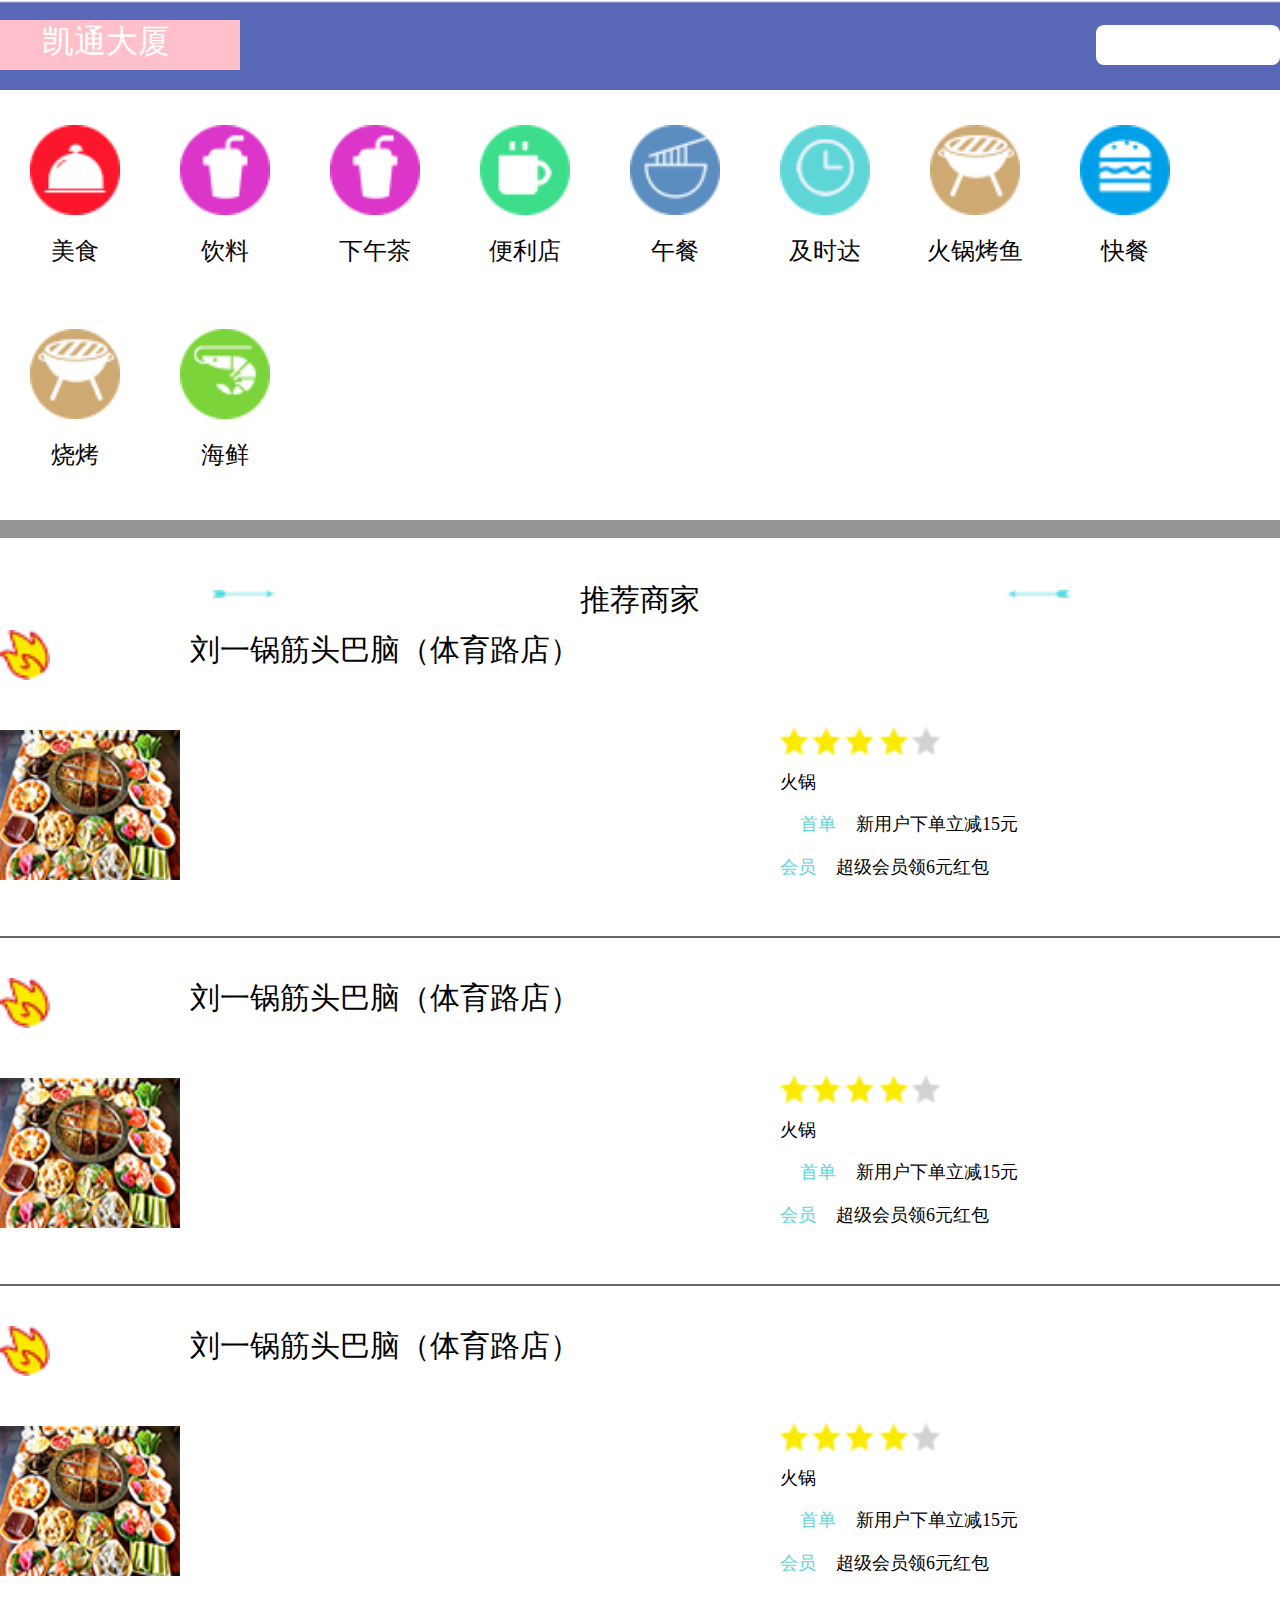
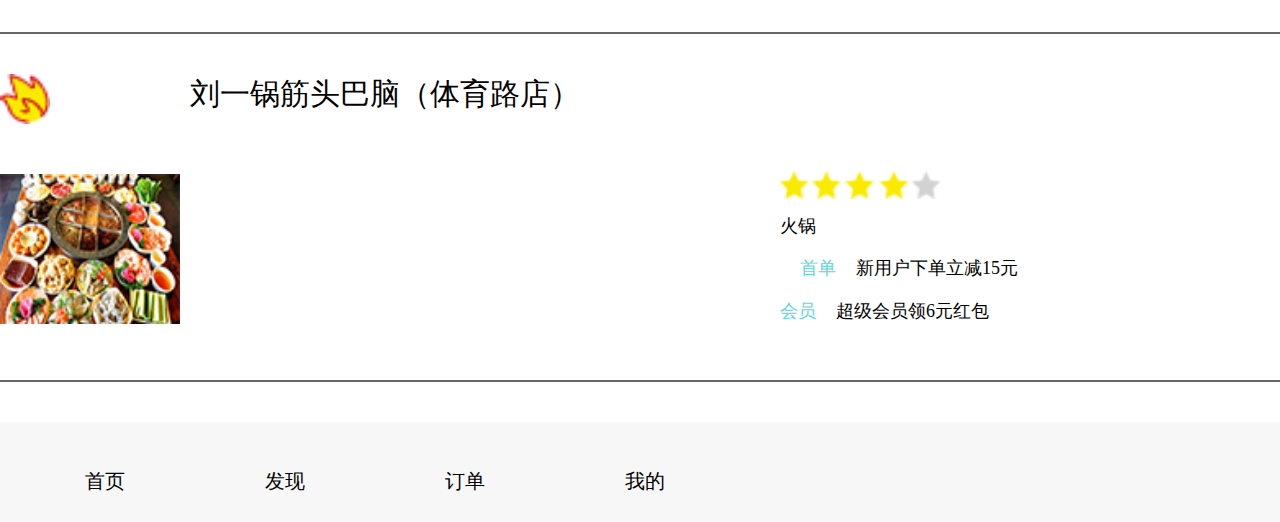
<file: index.html>
<!doctype html>
<html lang="en">
<head>
    <meta charset="UTF-8">
    <meta name="viewport"
          content="width=device-width, user-scalable=no, initial-scale=1.0, maximum-scale=1.0, minimum-scale=1.0">
    <meta http-equiv="X-UA-Compatible" content="ie=edge">
    <title>Document</title>
    <script src="./js/rem.js"></script>
    <link rel="stylesheet" href="./css/common.css">
    <link rel="stylesheet" href="./css/index.css">
    <link rel="stylesheet" href="http://at.alicdn.com/t/font_633319_kom41e12j2pxecdi.css ">
</head>
<body>
    <header>
        <div class="hleft">
            <i class="iconfont icon-weizhi"></i>
            <span>
                凯通大厦
            </span>
            <!--<i class="iconfont icon-sanjiao"></i>-->
        </div>
        <div class="hright">
            <input type="text">
            <i class="iconfont icon-icon--"></i>
        </div>
    </header>
    <div class="fenlei">
        <div class="box">
            <img src="./img/nav/美食.png" alt="">
            <a href="">美食</a>
        </div>
        <div class="box">
            <img src="./img/nav/食品饮料.png" alt="">
            <a href="">饮料</a>
        </div>
        <div class="box">
            <img src="./img/nav/食品饮料.png" alt="">
            <a href="">下午茶</a>
        </div>
        <div class="box">
            <img src="./img/nav/茶杯.png" alt="">
            <a href="">便利店</a>
        </div>
        <div class="box">
            <img src="./img/nav/午餐.png" alt="">
            <a href="">午餐</a>
        </div>
        <div class="box">
            <img src="./img/nav/时间钟表.png" alt="">
            <a href="">及时达</a>
        </div>
        <div class="box">
            <img src="./img/nav/自助烧烤.png" alt="">
            <a href="">火锅烤鱼</a>
        </div>
        <div class="box">
            <img src="./img/nav/汉堡.png" alt="">
            <a href="">快餐</a>
        </div>
        <div class="box">
            <img src="./img/nav/自助烧烤.png" alt="">
            <a href="">烧烤</a>
        </div>
        <div class="box">
            <img src="./img/nav/海鲜.png" alt="">
            <a href="">海鲜</a>
        </div>
    </div>
    <div class="zhong">
        <span>
            <img src="./img/nav/形状1.png" alt="">
        </span>
        <a href="">推荐商家</a>
        <span>
            <img src="./img/nav/形状1拷贝.png" alt="">
        </span>
    </div>
    <div class="main">
        <a href="erjiyemian.html">
            <div class="box">
                <div class="top">
                    <img src="./img/nav/火焰.png" alt="">
                    <span>刘一锅筋头巴脑（体育路店）</span>
                    <i class="iconfont icon-weibiaoti35"></i>
                </div>
                <div class="bottom">
                    <div class="pic">
                        <img src="./img/nav/2301-141031093615.png" alt="">
                    </div>
                    <div class="content">
                        <div class="box">
                            <img src="./img/nav/星星拷贝4.png" alt="">
                        </div>
                        <div class="box">
                            <span>火锅</span>
                        </div>
                        <div class="box">
                            <a herf="">首单</a>
                            <span>新用户下单立减15元</span>
                        </div>
                        <div class="box">
                            <a href="ziti">会员</a>
                            <span>超级会员领6元红包</span>
                        </div>
                    </div>
                </div>
            </div>
        </a>
        <a href="erjiyemian.html">
            <div class="box">
                <div class="top">
                    <img src="./img/nav/火焰.png" alt="">
                    <span>刘一锅筋头巴脑（体育路店）</span>
                    <i class="iconfont icon-weibiaoti35"></i>
                </div>
                <div class="bottom">
                    <div class="pic">
                        <img src="./img/nav/2301-141031093615.png" alt="">
                    </div>
                    <div class="content">
                        <div class="box">
                            <img src="./img/nav/星星拷贝4.png" alt="">
                        </div>
                        <div class="box">
                            <span>火锅</span>
                        </div>
                        <div class="box">
                            <a herf="">首单</a>
                            <span>新用户下单立减15元</span>
                        </div>
                        <div class="box">
                            <a href="ziti">会员</a>
                            <span>超级会员领6元红包</span>
                        </div>


                    </div>
                </div>
            </div>
        </a>
        <a href="erjiyemian.html">
            <div class="box">
                <div class="top">
                    <img src="./img/nav/火焰.png" alt="">
                    <span>刘一锅筋头巴脑（体育路店）</span>
                    <i class="iconfont icon-weibiaoti35"></i>
                </div>
                <div class="bottom">
                    <div class="pic">
                        <img src="./img/nav/2301-141031093615.png" alt="">
                    </div>
                    <div class="content">
                        <div class="box">
                            <img src="./img/nav/星星拷贝4.png" alt="">
                        </div>
                        <div class="box">
                            <span>火锅</span>
                        </div>
                        <div class="box">
                            <a herf="">首单</a>
                            <span>新用户下单立减15元</span>
                        </div>
                        <div class="box">
                            <a href="ziti">会员</a>
                            <span>超级会员领6元红包</span>
                        </div>


                    </div>
                </div>
            </div>
        </a>
        <a href="erjiyemian.html">
            <div class="box">
                <div class="top">
                    <img src="./img/nav/火焰.png" alt="">
                    <span>刘一锅筋头巴脑（体育路店）</span>
                    <i class="iconfont icon-weibiaoti35"></i>
                </div>
                <div class="bottom">
                    <div class="pic">
                        <img src="./img/nav/2301-141031093615.png" alt="">
                    </div>
                    <div class="content">
                        <div class="box">
                            <img src="./img/nav/星星拷贝4.png" alt="">
                        </div>
                        <div class="box">
                            <span>火锅</span>
                        </div>
                        <div class="box">
                            <a herf="">首单</a>
                            <span>新用户下单立减15元</span>
                        </div>
                        <div class="box">
                            <a href="ziti">会员</a>
                            <span>超级会员领6元红包</span>
                        </div>


                    </div>
                </div>
            </div>
        </a>
    </div>
    <div class="footer">
        <div class="box">
            <i class="iconfont icon-shouye"></i>
            <a href="index.html">首页</a>
        </div>
        <div class="box">
            <i class="iconfont icon-faxian"></i>
            <a href="">发现</a>
        </div>
        <div class="box">
            <i class="iconfont icon-dingdan"></i>
            <a href="dingdan.html">订单</a>
        </div>
        <div class="box">
            <i class="iconfont icon-wode"></i>
            <a href="wode.html">我的</a>
        </div>
    </div>



</body>
</html>
</file>
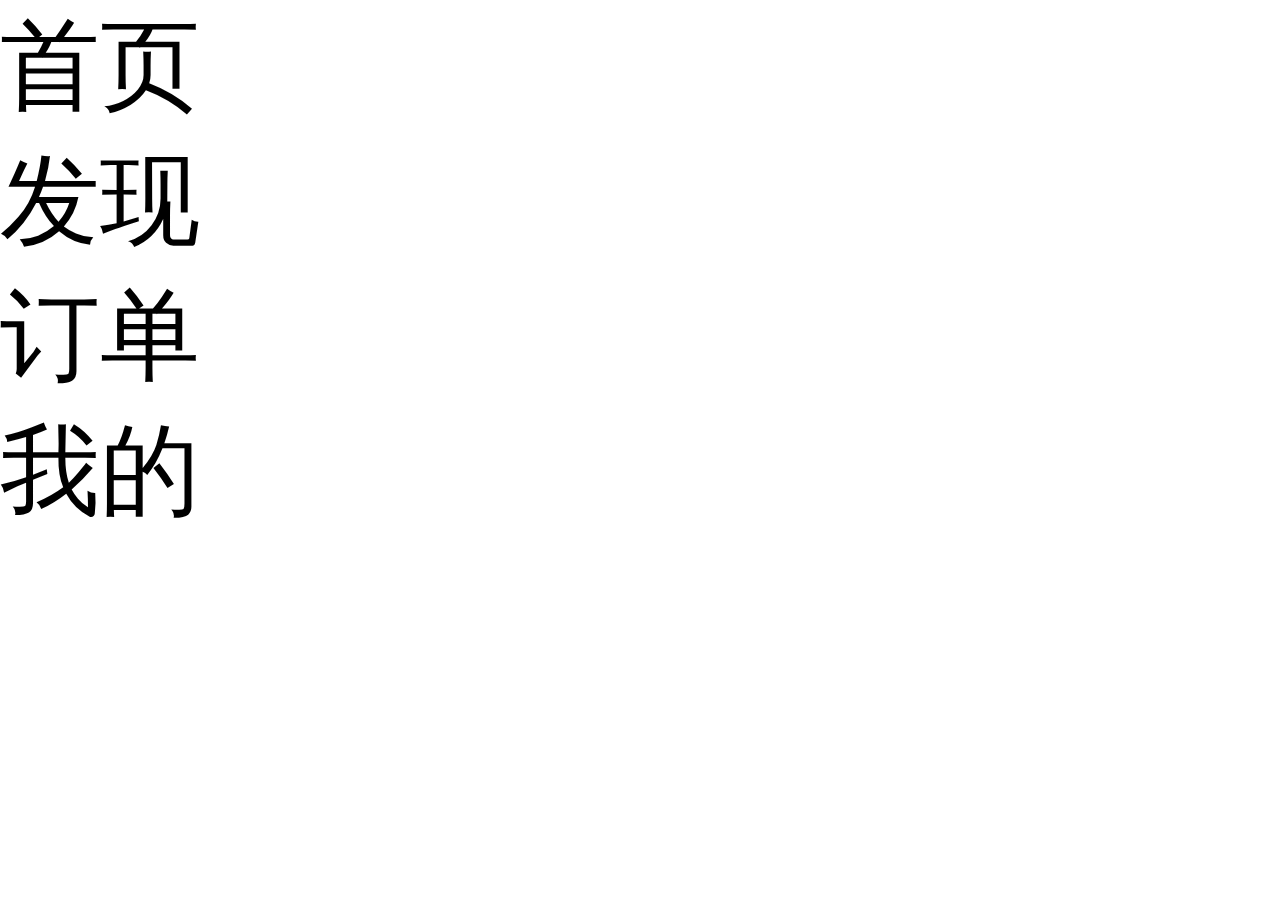
<file: buttom.html>
<!doctype html>
<html lang="en">
<head>
    <meta charset="UTF-8">
    <meta name="viewport"
          content="width=device-width, user-scalable=no, initial-scale=1.0, maximum-scale=1.0, minimum-scale=1.0">
    <meta http-equiv="X-UA-Compatible" content="ie=edge">
    <title>Document</title>
    <link rel="stylesheet" href="http://at.alicdn.com/t/font_632989_m01qwzrtwgiafw29.css">
    <link rel="stylesheet" href="./css/common.css">
    <link rel="stylesheet" href="./css/index.css">

    <script src="./js/rem.js"></script>
</head>
<body>
<footer>
    <div class="main">
        <div class="fcontent">
            <a href="" class="active">
                <div class="shouye">
                    <i class="iconfont icon-shouye1"></i>
                    <span>首页</span>
                </div>
            </a>
            <a href="">
                <div class="faxian">
                    <i class="iconfont icon-faxian"></i>
                    <span>发现</span>
                </div>
            </a>
            <a href="">
                <div class="dingdan">
                    <i class="iconfont icon-wenjian"></i>
                    <span>订单</span>
                </div>
            </a>
            <a href="">
                <div class="wode">
                    <i class="iconfont icon-wode"></i>
                    <span>我的</span>
                </div>
            </a>
        </div>
    </div>
</footer>
</body>
</html>
</file>
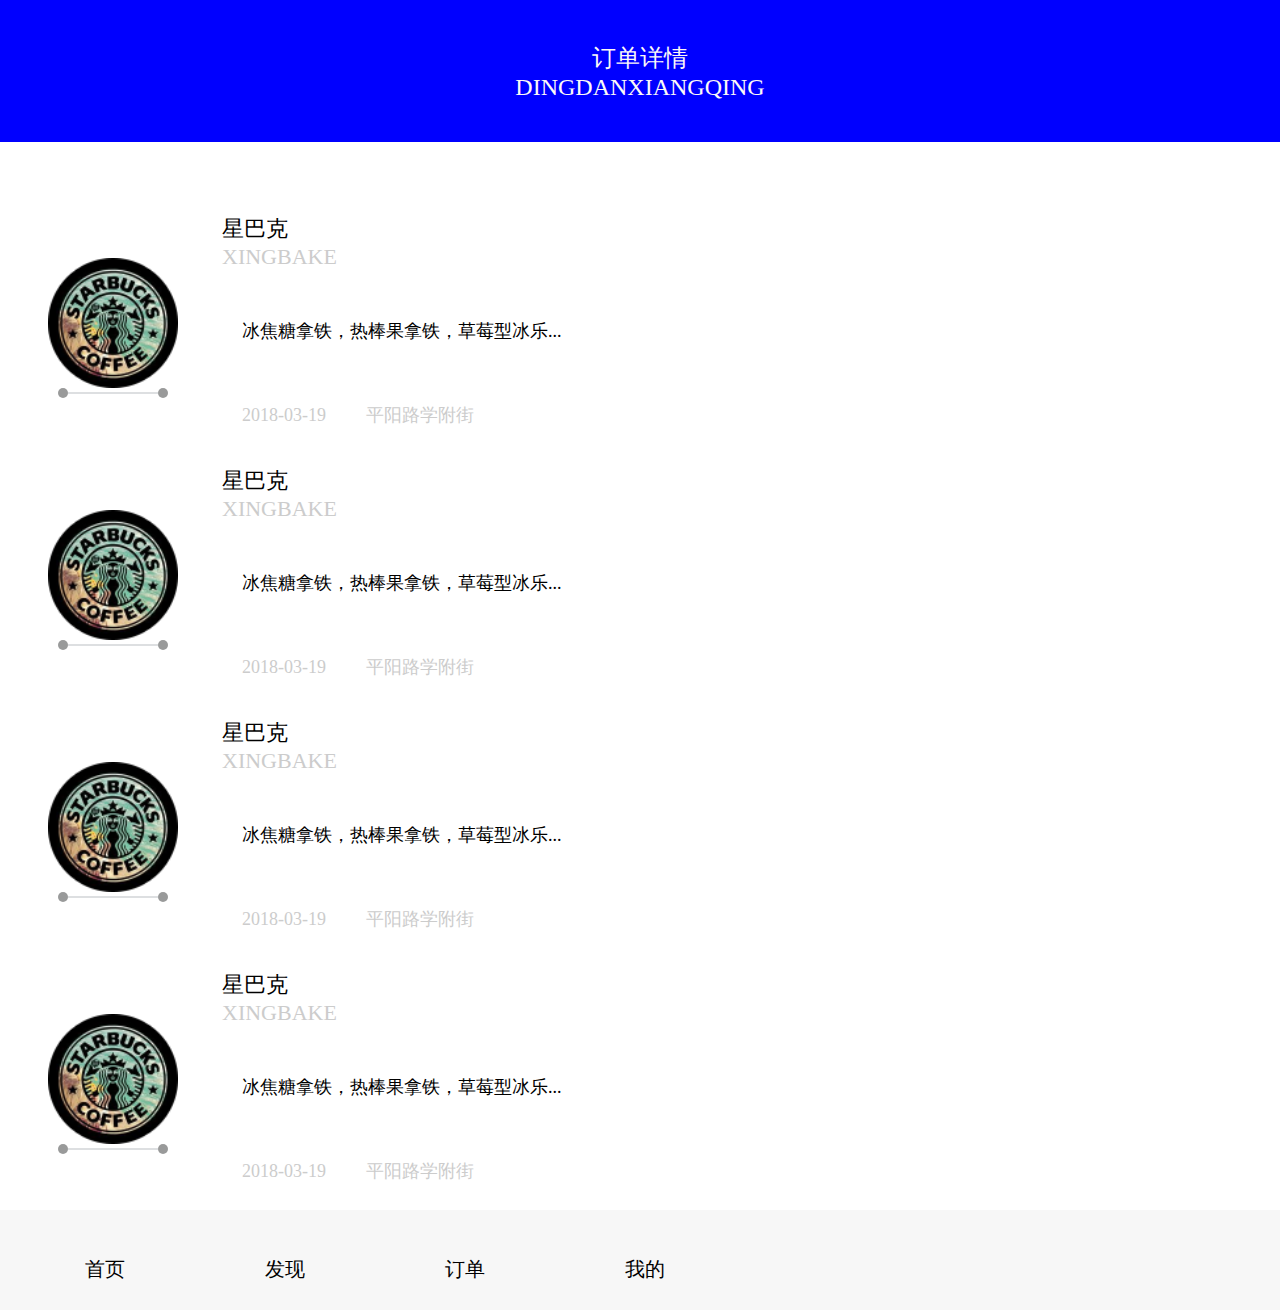
<file: ddxq.html>
<!doctype html>
<html lang="en">
<head>
    <meta charset="UTF-8">
    <meta name="viewport"
          content="width=device-width, user-scalable=no, initial-scale=1.0, maximum-scale=1.0, minimum-scale=1.0">
    <meta http-equiv="X-UA-Compatible" content="ie=edge">
    <title>Document</title>
    <link rel="stylesheet" href="http://at.alicdn.com/t/font_633319_kom41e12j2pxecdi.css ">
    <link rel="stylesheet" href="./css/ddxq.css">
    <link rel="stylesheet" href="./css/common.css">
    <link rel="stylesheet" href="./css/buttom.css">
    <script src="./js/rem.js"></script>
</head>
<body>
<header>
    <div class="top">
        <i class="iconfont icon-zuojiantou"></i>
        <div class="pcenter">
            <span>订单详情</span>
            <span>DINGDANXIANGQING</span>
        </div>
        <i class=""></i>
    </div>
</header>
<div class="ddxqmain">
    <ul>
        <li>
            <div class="left">
                <div class="imgs">
                    <img src="img/erji/图层22.png"/>
                </div>
                <div class="line">
                    <div class="circle"></div>
                    <div class="xian"></div>
                    <div class="circle"></div>
                </div>
            </div>
            <div class="right">
                <div class="ddxqName">
                    <span>星巴克</span>
                    <span>XINGBAKE</span>
                </div>
                <div class="ddxqInfo">
                    <p>冰焦糖拿铁，热棒果拿铁，草莓型冰乐...</p>
                </div>
                <div class="ddxqtime">
                    <i class="iconfont icon-shijian"></i>
                    <span>2018-03-19</span>
                    <i class="iconfont icon-dingwei"></i>
                    <span>平阳路学附街</span>
                </div>
            </div>
        </li>
        <li>
            <div class="left">
                <div class="imgs">
                    <img src="img/erji/图层22.png"/>
                </div>
                <div class="line">
                    <div class="circle"></div>
                    <div class="xian"></div>
                    <div class="circle"></div>
                </div>
            </div>
            <div class="right">
                <div class="ddxqName">
                    <span>星巴克</span>
                    <span>XINGBAKE</span>
                </div>
                <div class="ddxqInfo">
                    <p>冰焦糖拿铁，热棒果拿铁，草莓型冰乐...</p>
                </div>
                <div class="ddxqtime">
                    <i class="iconfont icon-shijian"></i>
                    <span>2018-03-19</span>
                    <i class="iconfont icon-dingwei"></i>
                    <span>平阳路学附街</span>
                </div>
            </div>
        </li>
        <li>
            <div class="left">
                <div class="imgs">
                    <img src="img/erji/图层22.png"/>
                </div>
                <div class="line">
                    <div class="circle"></div>
                    <div class="xian"></div>
                    <div class="circle"></div>
                </div>
            </div>
            <div class="right">
                <div class="ddxqName">
                    <span>星巴克</span>
                    <span>XINGBAKE</span>
                </div>
                <div class="ddxqInfo">
                    <p>冰焦糖拿铁，热棒果拿铁，草莓型冰乐...</p>
                </div>
                <div class="ddxqtime">
                    <i class="iconfont icon-shijian"></i>
                    <span>2018-03-19</span>
                    <i class="iconfont icon-dingwei"></i>
                    <span>平阳路学附街</span>
                </div>
            </div>
        </li>
        <li>
            <div class="left">
                <div class="imgs">
                    <img src="img/erji/图层22.png"/>
                </div>
                <div class="line">
                    <div class="circle"></div>
                    <div class="xian"></div>
                    <div class="circle"></div>
                </div>
            </div>
            <div class="right">
                <div class="ddxqName">
                    <span>星巴克</span>
                    <span>XINGBAKE</span>
                </div>
                <div class="ddxqInfo">
                    <p>冰焦糖拿铁，热棒果拿铁，草莓型冰乐...</p>
                </div>
                <div class="ddxqtime">
                    <i class="iconfont icon-shijian"></i>
                    <span>2018-03-19</span>
                    <i class="iconfont icon-dingwei"></i>
                    <span>平阳路学附街</span>
                </div>
            </div>
        </li>
    </ul>
</div>
<div class="footer">
    <div class="box">
        <i class="iconfont icon-shouye"></i>
        <a href="index.html">首页</a>
    </div>
    <div class="box">
        <i class="iconfont icon-faxian"></i>
        <a href="">发现</a>
    </div>
    <div class="box">
        <i class="iconfont icon-dingdan"></i>
        <a href="dingdan.html">订单</a>
    </div>
    <div class="box">
        <i class="iconfont icon-wode"></i>
        <a href="wode.html">我的</a>
    </div>
</div>

</body>
</html>
</file>
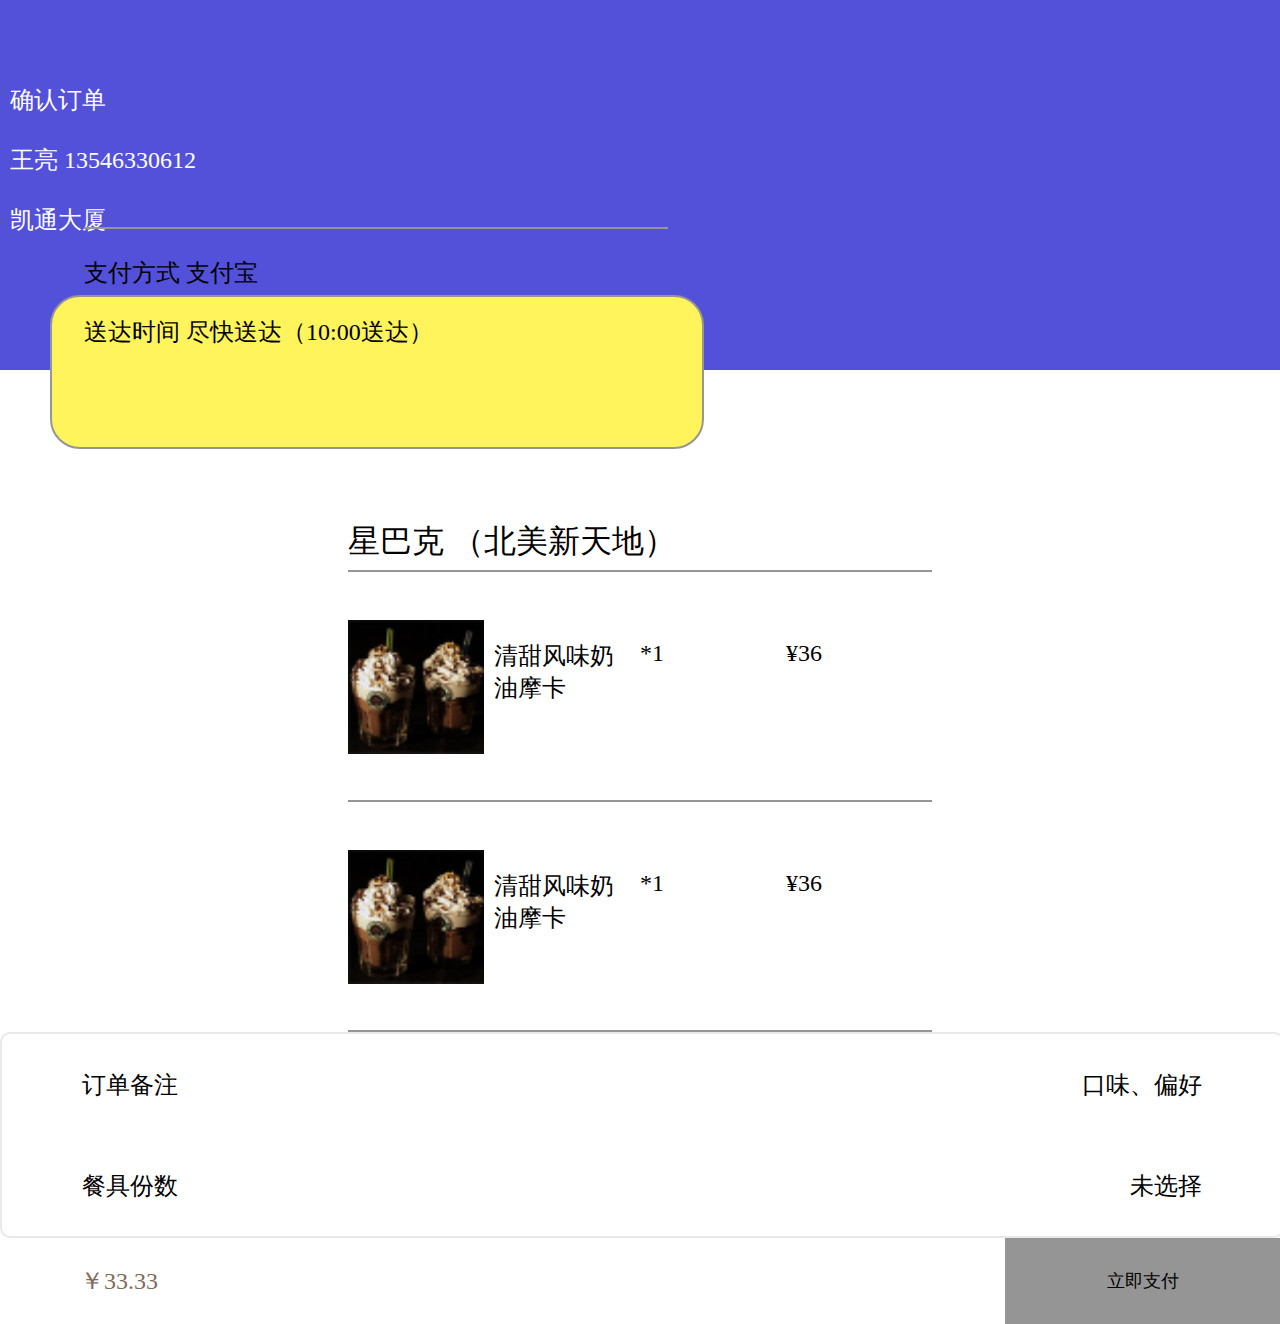
<file: dingdan.html>
<!doctype html>
<html lang="en">
<head>
    <meta charset="UTF-8">
    <meta name="viewport"
          content="width=device-width, user-scalable=no, initial-scale=1.0, maximum-scale=1.0, minimum-scale=1.0">
    <meta http-equiv="X-UA-Compatible" content="ie=edge">
    <title>Document</title>
    <link rel="stylesheet" href="./css/common.css">
    <link rel="stylesheet" href="./css/dingdan.css">
    <script src="js/rem.js"></script>
    <link rel="stylesheet" href="http://at.alicdn.com/t/font_633319_hy1ddoukpmji3sor.css">

</head>
<body>
    <div class="tou">
        <div class="box">
            <a href="sanji.html">
                <i class="iconfont icon-fanhui"></i>
            </a>
        </div>
        <div class="box">确认订单</div>
        <div class="box">王亮 13546330612
            <i class="iconfont icon-iconfontzhizuobiaozhun19"></i>
        </div>
        <div class="box">凯通大厦</div>
        <div class="time">
            <span>送达时间 尽快送达（10:00送达）</span>
            <i class="iconfont icon-iconfontzhizuobiaozhun19"></i>
            <div class="kezi"></div>
            <a> 支付方式 支付宝</a>
            <i class="iconfont icon-iconfontzhizuobiaozhun19 fanh"></i>
        </div>

    </div>
    <div class="dname">
        <span>星巴克 （北美新天地）</span>
    </div>
    <div class="fenl">
        <a href="ddxq.html">
            <div class="box">
            <div class="hez"></div>
            <div class="hez">
                <span>清甜风味奶油摩卡</span>
            </div>
            <div class="hez">
                <span>*1</span>
            </div>
            <div class="hez">
                <span>¥36</span>
            </div>
        </div>
        </a>
        <div class="box">
            <div class="hez"></div>
            <div class="hez">
                <span>清甜风味奶油摩卡</span>
            </div>
            <div class="hez">
                <span>*1</span>
            </div>
            <div class="hez">
                <span>¥36</span>
            </div>
        </div>
    </div>
    <div class="order">
        <div class="beizhu">
            <span>订单备注</span>
            <div class="rights">
                <span>口味、偏好</span>
                <i class="iconfont icon-youjiantou"></i>
            </div>
        </div>
        <div class="fenshu">
            <span>餐具份数</span>
            <div class="rights">
                <span>未选择</span>
                <i class="iconfont icon-youjiantou"></i>
            </div>
        </div>
    </div>
    <footer>
        <div class="left">￥33.33</div>
        <a href="zhifufangshi.html">
            <div class="right">立即支付</div>
        </a>
    </footer>

















</body>
</html>
</file>
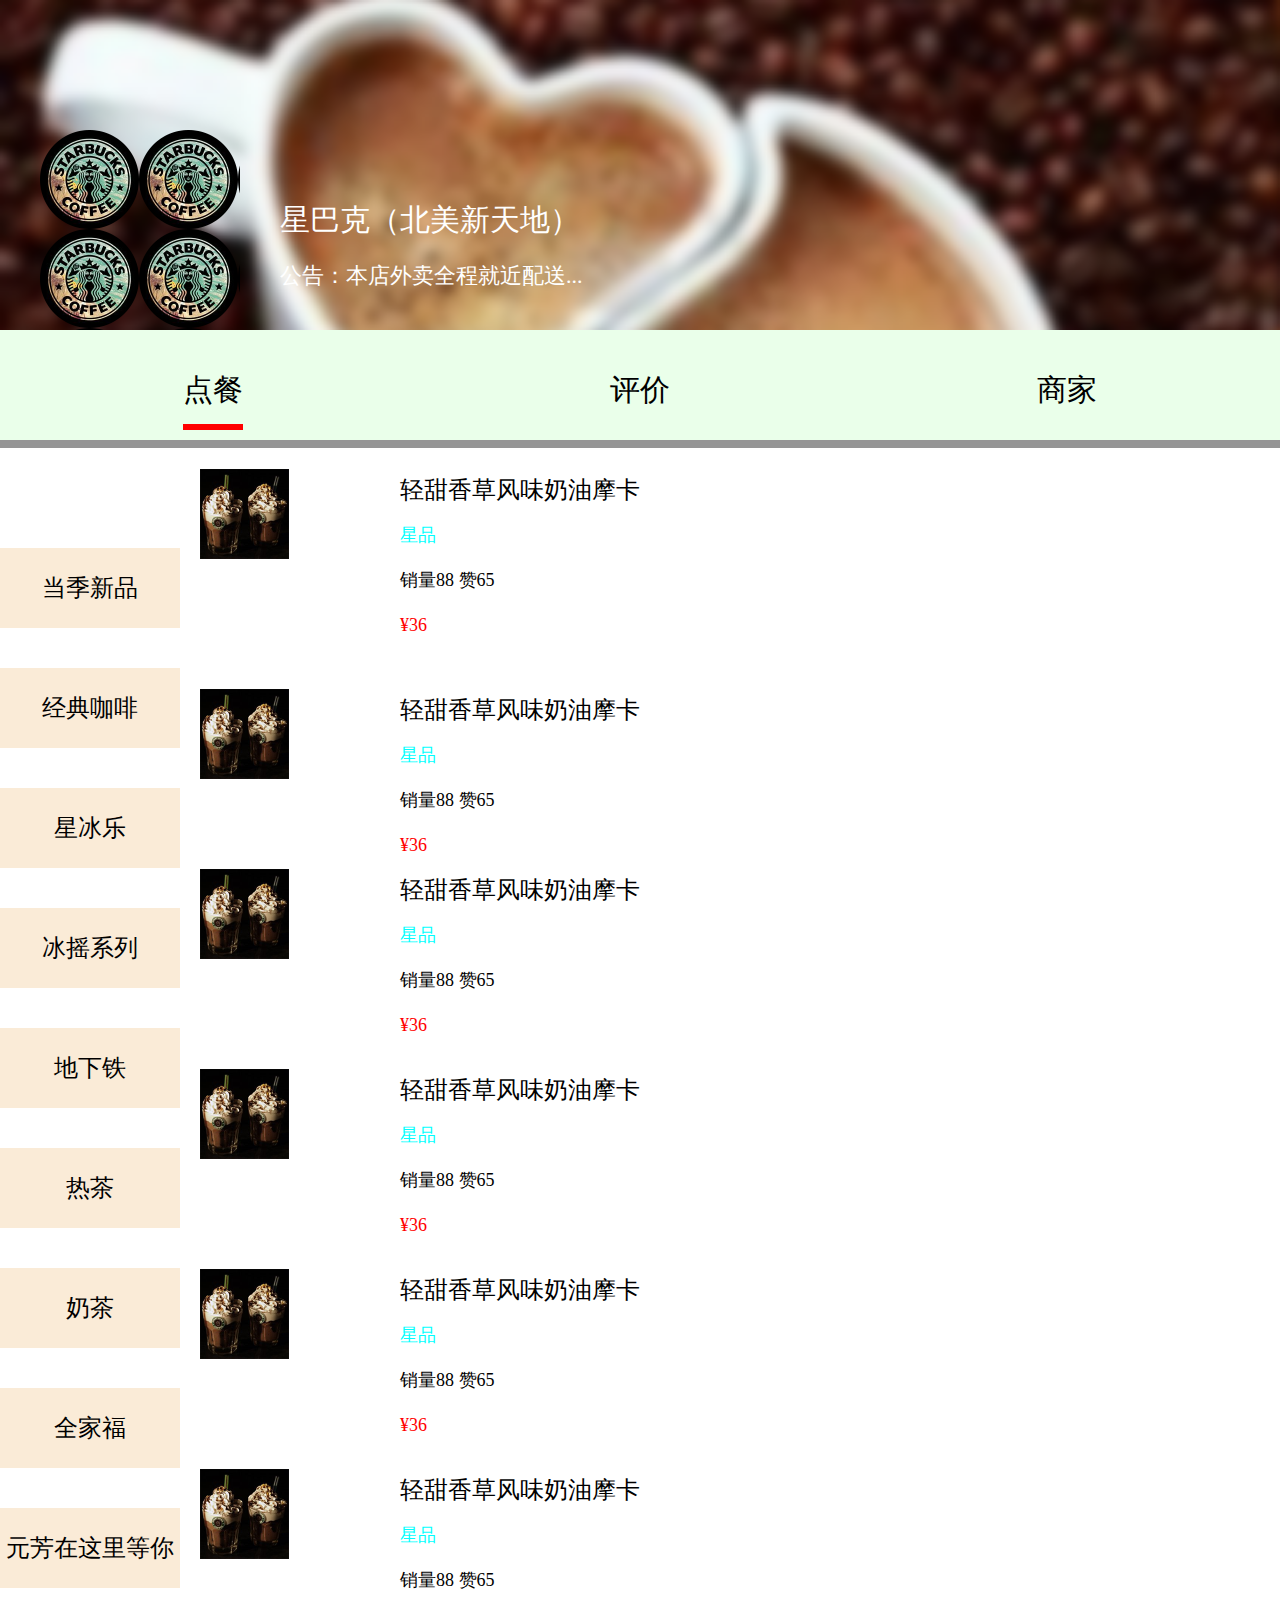
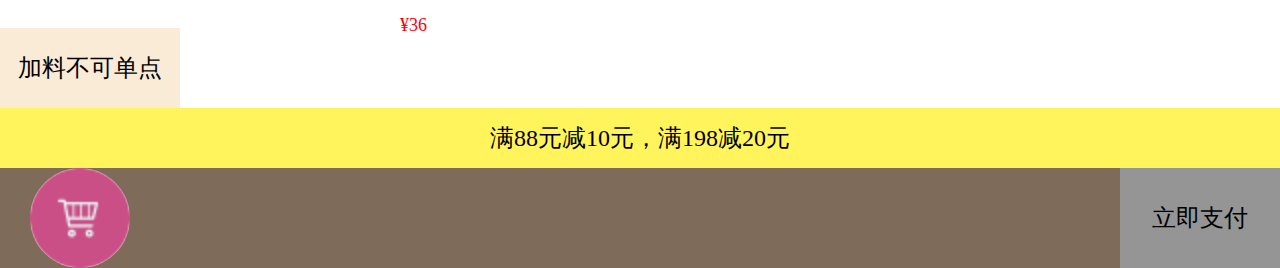
<file: erjiyemian.html>
<!doctype html>
<html lang="en">
<head>
    <meta charset="UTF-8">
    <meta name="viewport"
          content="width=device-width, user-scalable=no, initial-scale=1.0, maximum-scale=1.0, minimum-scale=1.0">
    <meta http-equiv="X-UA-Compatible" content="ie=edge">
    <title>Document</title>
    <link rel="stylesheet" href="./css/erjiyemian.css">
    <link rel="stylesheet" href="./css/common.css">
    <link rel="stylesheet" href="http://at.alicdn.com/t/font_633319_rjtf893cgw3cv7vi.css">
    <script src="js/rem.js"> </script>
    <link rel="stylesheet" href="css/erjiyemian.css">
</head>
<body>
       <div class="tou">
           <div class="top">
               <div class="left">
                   <a href="index.html">
                       <i class="iconfont icon-fanhui"></i>
                   </a>
               </div>
               <div class="right">
                   <i class="iconfont icon-shoucang"></i>
                   <i class="iconfont icon-fenxiang"></i>
               </div>
           </div>
           <div class="tu"></div>
           <div class="zi">
               <div class="name">星巴克（北美新天地）</div>
               <div class="state">公告：本店外卖全程就近配送...</div>
           </div>
       </div>
       <div class="fenlei">
           <div class="box active ">点餐</div>
           <div class="box ">评价</div>
           <div class="box">商家</div>
       </div>
       <div class="main">
           <div class="mleft">
                <div class="box">当季新品</div>
                <div class="box">经典咖啡</div>
                <div class="box">星冰乐</div>
                <div class="box">冰摇系列</div>
                <div class="box">地下铁</div>
                <div class="box">热茶</div>
                <div class="box">奶茶</div>
                <div class="box">全家福</div>
                <div class="box">元芳在这里等你</div>
                <div class="box">加料不可单点</div>
            </div>
           <div class="mright">
               <a href="sanji.html">
                   <div class="rbox">
                        <div class="mtu">
                            <img src="./img/erji/图层13拷贝.png" alt="">
                        </div>
                        <div class="food">
                           <div class="fbox">
                               <span>轻甜香草风味奶油摩卡</span>
                           </div>
                           <div class="fbox">星品</div>
                           <div class="fbox">销量88 赞65</div>
                           <div class="fbox">¥36</div>
                        </div>
                   </div>
               </a>
               <!--<a href="sanji.html">-->
                    <div class="rbox">
                        <div class="mtu">
                       <img src="./img/erji/图层13拷贝.png" alt="">
                   </div>
                        <div class="food">
                       <div class="fbox">
                           <span>轻甜香草风味奶油摩卡</span>
                       </div>
                       <div class="fbox">星品</div>
                       <div class="fbox">销量88 赞65</div>
                       <div class="fbox">¥36</div>
                   </div>
                    </div>
               <!--</a>-->
               <!--<a href="sanji.html">-->
                    <div class="rbox">
                        <div class="mtu">
                       <img src="./img/erji/图层13拷贝.png" alt="">
                   </div>
                        <div class="food">
                       <div class="fbox">
                           <span>轻甜香草风味奶油摩卡</span>
                       </div>
                       <div class="fbox">星品</div>
                       <div class="fbox">销量88 赞65</div>
                       <div class="fbox">¥36</div>
                   </div>
                    </div>
               <!--</a>-->
               <!--<a href="sanji.html">-->
                    <div class="rbox">
                        <div class="mtu">
                       <img src="./img/erji/图层13拷贝.png" alt="">
                   </div>
                        <div class="food">
                       <div class="fbox">
                           <span>轻甜香草风味奶油摩卡</span>
                       </div>
                       <div class="fbox">星品</div>
                       <div class="fbox">销量88 赞65</div>
                       <div class="fbox">¥36</div>
                   </div>
                    </div>
               <!--</a>-->
               <!--<a href="sanji.html">-->
                    <div class="rbox">
                        <div class="mtu">
                       <img src="./img/erji/图层13拷贝.png" alt="">
                   </div>
                        <div class="food">
                       <div class="fbox">
                           <span>轻甜香草风味奶油摩卡</span>
                       </div>
                       <div class="fbox">星品</div>
                       <div class="fbox">销量88 赞65</div>
                       <div class="fbox">¥36</div>
                   </div>
                    </div>
               <!--</a>-->
               <!--<a href="sanji.html">-->
                    <div class="rbox">
                        <div class="mtu">
                       <img src="./img/erji/图层13拷贝.png" alt="">
                   </div>
                        <div class="food">
                       <div class="fbox">
                           <span>轻甜香草风味奶油摩卡</span>
                       </div>
                       <div class="fbox">星品</div>
                       <div class="fbox">销量88 赞65</div>
                       <div class="fbox">¥36</div>
                   </div>
                    </div>
               <!--</a>-->
           </div>
       </div>
       <div class="footer">
           <div class="ftop">满88元减10元，满198减20元</div>
           <div class="fbottom">
               <div class="car"></div>
               <div class="zhif">立即支付</div>
           </div>
       </div>




       <!--<div class="mtu">-->
           <!--<img src="./img/erji/图层13拷贝.png" alt="">-->
       <!--</div>-->
       <!--<div class="food">-->
           <!--<div class="fbox">-->
               <!--<a>轻甜香草风味奶油摩卡</a>-->
           <!--</div>-->
           <!--<div class="fbox">星品</div>-->
           <!--<div class="fbox">销量88 赞65</div>-->
           <!--<div class="fbox">¥36</div>-->
       <!--</div>-->








</body>
</html>
</file>
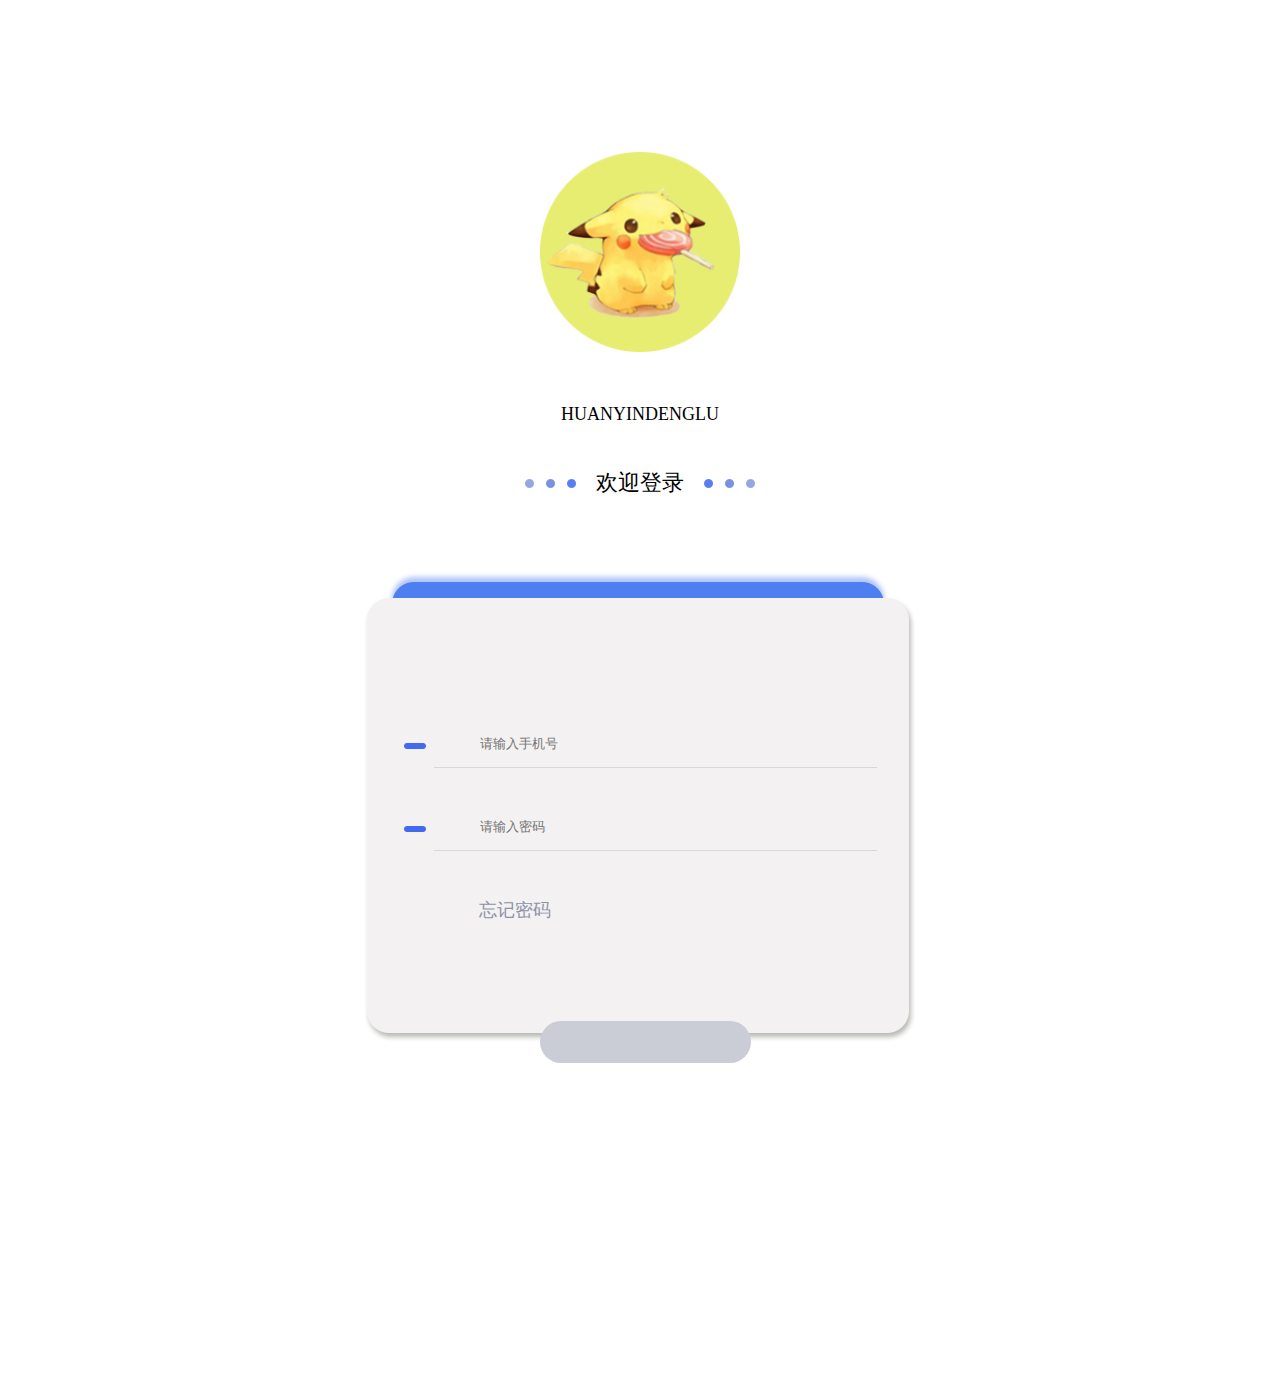
<file: login.html>
<!doctype html>
<html lang="en">
<head>
    <meta charset="UTF-8">
    <meta name="viewport"
          content="width=device-width, user-scalable=no, initial-scale=1.0, maximum-scale=1.0, minimum-scale=1.0">
    <meta http-equiv="X-UA-Compatible" content="ie=edge">
    <title>Document</title>
    <link rel="stylesheet" href="http://at.alicdn.com/t/font_632989_s7sibqfnhggmn29.css">
    <link rel="stylesheet" href="./css/common.css">
    <link rel="stylesheet" href="./css/login.css">
    <script src="js/rem.js"></script>
</head>
<body>
<!--顶部头像开始-->
<header>
    <img src="img/zhuce/touxiang.png" alt="">
</header>
<!--顶部头像结束-->
<!--注册文字开始-->
<div class="wenzi">
    <p>HUANYINDENGLU</p>
    <div class="hydl">
        <img src="img/zhuce/leftdian.png" height="9" width="51"/>
        <p>欢迎登录</p>
        <img src="img/zhuce/rightdian.png" height="9" width="51"/>
    </div>
</div>
<!--注册文字结束-->
<!--面板开始-->
<div class="mianban">
    <input type="text" placeholder="请输入手机号">
    <input type="text" placeholder="请输入密码">
    <div class="shouji">
        <i class="iconfont icon-shouji"></i>
    </div>

    <div class="suo">
        <i class="iconfont icon-ai241"></i>
    </div>
    <div class="wangjimima">
        <i class="iconfont icon-wenhao"></i>
    </div>
    <p>忘记密码</p>
    <div class="buttom">
        <i class="iconfont icon-duihao"></i>
    </div>
</div>
<!--面板结束-->
<!--底部协议开始-->
<footer>
    <i class="iconfont icon-weibo"></i>
    <i class="iconfont icon-weixin"></i>
    <i class="iconfont icon-qq"></i>
</footer>
<!--底部协议结束-->
</body>
</html>
</file>
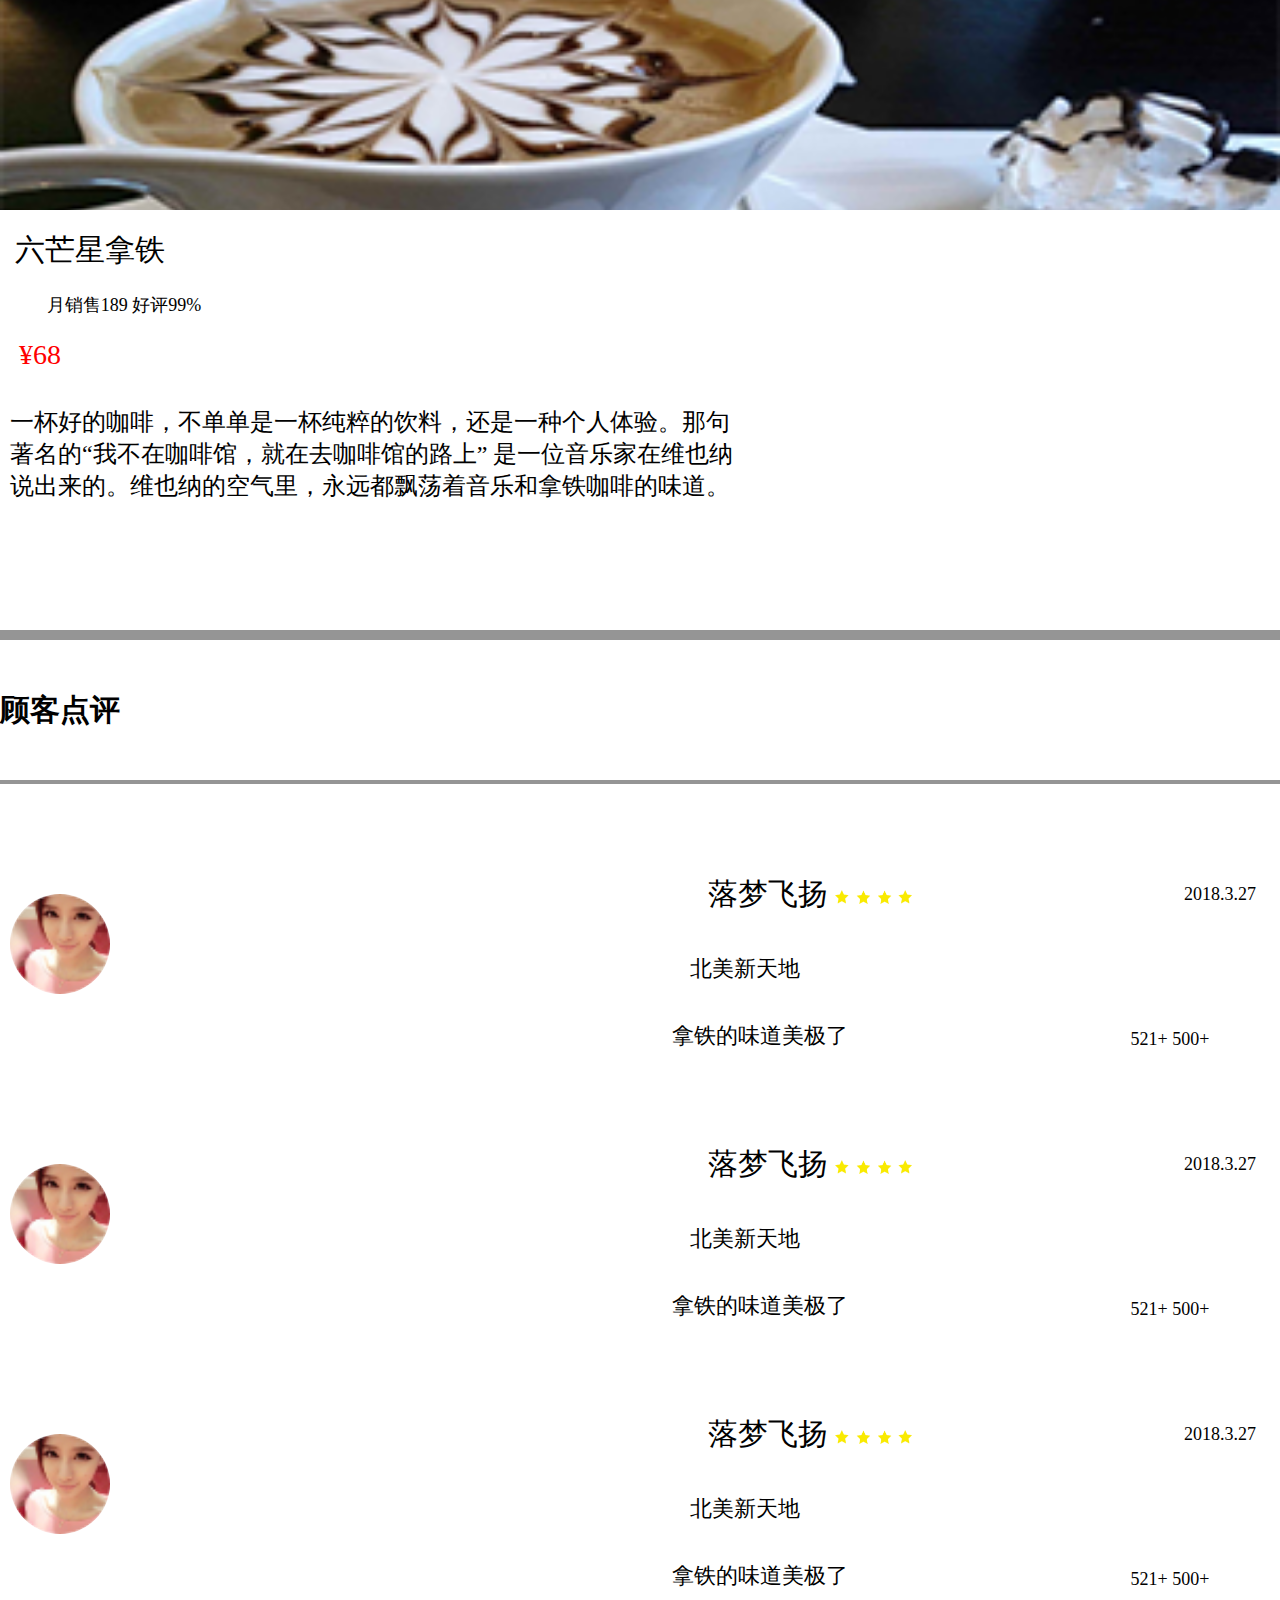
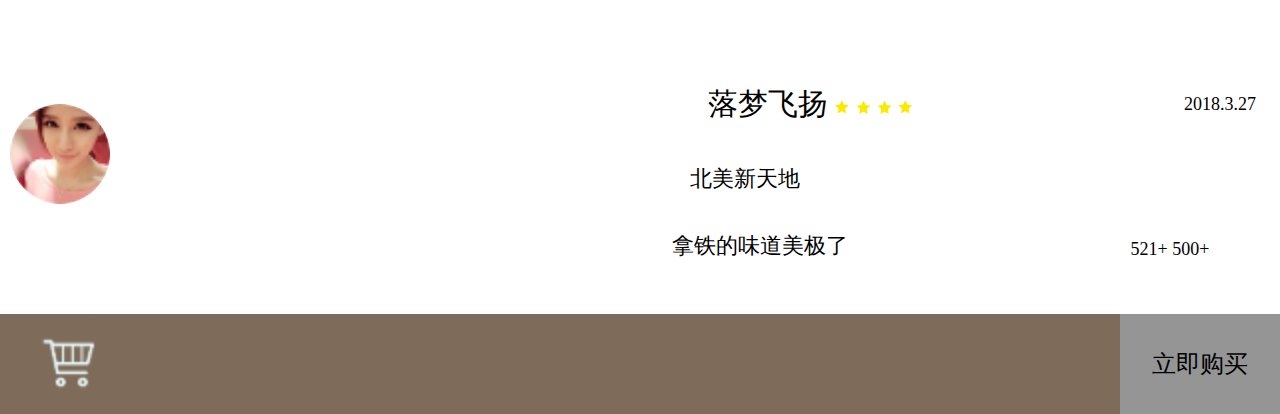
<file: sanji.html>
<!doctype html>
<html lang="en">
<head>
    <meta charset="UTF-8">
    <meta name="viewport"
          content="width=device-width, user-scalable=no, initial-scale=1.0, maximum-scale=1.0, minimum-scale=1.0">
    <meta http-equiv="X-UA-Compatible" content="ie=edge">
    <title>Document</title>
    <link rel="stylesheet" href="./css/sanji.css">
    <link rel="stylesheet" href="./css/common.css">
    <script src="js/rem.js"></script>
    <link rel="stylesheet" href="http://at.alicdn.com/t/font_633319_gmaa8n8fn1ft7qfr.css">
</head>
<body>
    <div class="tou">
        <div class="top">
            <div class="tleft">
                <a href="erjiyemian.html">
                    <i class="iconfont icon-fanhui"></i>
                </a>
            </div>
            <div class="tright">
                <i class="iconfont icon-shoucang"></i>
                <i class="iconfont icon-fenxiang"></i>
            </div>
        </div>
    </div>
    <div class="mingx">
        <div class="mbox">六芒星拿铁</div>
        <div class="xiaos">月销售189 好评99%</div>
        <div class="jiag">¥68</div>
        <div class="main">
            一杯好的咖啡，不单单是一杯纯粹的饮料，还是一种个人体验。那句著名的“我不在咖啡馆，就在去咖啡馆的路上”
            是一位音乐家在维也纳说出来的。维也纳的空气里，永远都飘荡着音乐和拿铁咖啡的味道。
        </div>
    </div>
    <div class="dianp">
        <div class="boxx">
            <b>顾客点评</b>
        </div>
    </div>
    <div class="dpnr">
        <div class="dpbox">
            <div class="left"></div>
            <div class="right">
                <div class="rleft">
                    <div class="name">
                        落梦飞扬 <img src="./img/sanji/星星拷贝26.png" alt=""></div>
                    <div class="weiz">
                        <i class="iconfont icon-weizhi1"></i>
                        北美新天地
                    </div>
                    <div class="fayan">拿铁的味道美极了</div>
                </div>
                <div class="rright">
                    <div class="time">2018.3.27</div>
                    <div class="dianz">
                        <i class="iconfont icon-dianzan"></i>521+ <i class="iconfont icon-pinglun"></i>500+
                    </div>
                </div>
            </div>
        </div>
        <div class="dpbox">
            <div class="left"></div>
            <div class="right">
                <div class="rleft">
                    <div class="name">
                        落梦飞扬 <img src="./img/sanji/星星拷贝26.png" alt=""></div>
                    <div class="weiz">
                        <i class="iconfont icon-weizhi1"></i>
                        北美新天地
                    </div>
                    <div class="fayan">拿铁的味道美极了</div>
                </div>
                <div class="rright">
                    <div class="time">2018.3.27</div>
                    <div class="dianz">
                        <i class="iconfont icon-dianzan"></i>521+ <i class="iconfont icon-pinglun"></i>500+
                    </div>
                </div>
            </div>
        </div>
        <div class="dpbox">
            <div class="left"></div>
            <div class="right">
                <div class="rleft">
                    <div class="name">
                        落梦飞扬 <img src="./img/sanji/星星拷贝26.png" alt=""></div>
                    <div class="weiz">
                        <i class="iconfont icon-weizhi1"></i>
                        北美新天地
                    </div>
                    <div class="fayan">拿铁的味道美极了</div>
                </div>
                <div class="rright">
                    <div class="time">2018.3.27</div>
                    <div class="dianz">
                        <i class="iconfont icon-dianzan"></i>521+ <i class="iconfont icon-pinglun"></i>500+
                    </div>
                </div>
            </div>
        </div>
        <div class="dpbox">
            <div class="left"></div>
            <div class="right">
                <div class="rleft">
                    <div class="name">
                        落梦飞扬 <img src="./img/sanji/星星拷贝26.png" alt=""></div>
                    <div class="weiz">
                        <i class="iconfont icon-weizhi1"></i>
                        北美新天地
                    </div>
                    <div class="fayan">拿铁的味道美极了</div>
                </div>
                <div class="rright">
                    <div class="time">2018.3.27</div>
                    <div class="dianz">
                        <i class="iconfont icon-dianzan"></i>521+ <i class="iconfont icon-pinglun"></i>500+
                    </div>
                </div>
            </div>
        </div>
    </div>
    <div class="footer">
        <div class="car">
            <!--<img src="./img/sanji/购物车拷贝2.png" alt="">-->
        </div>
        <a href="ddxq.html">
            <div class="fuk">立即购买</div>
        </a>
    </div>















</body>
</html>
</file>
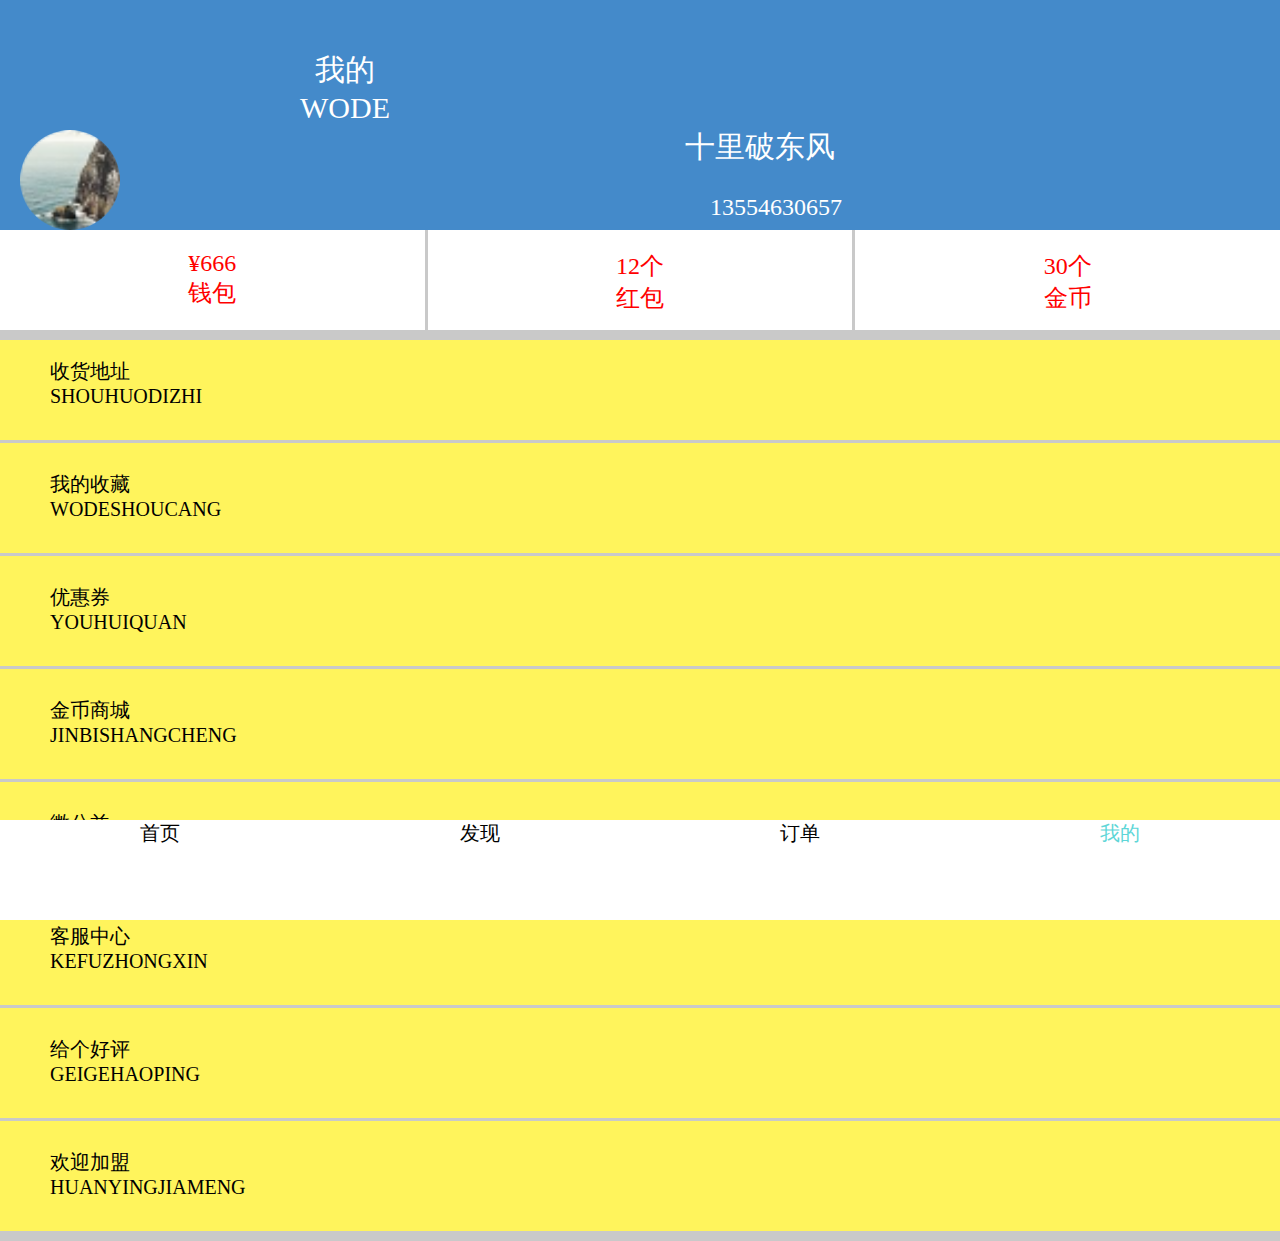
<file: wode.html>
<!doctype html>
<html lang="en">
<head>
    <meta charset="UTF-8">
    <meta name="viewport"
          content="width=device-width, user-scalable=no, initial-scale=1.0, maximum-scale=1.0, minimum-scale=1.0">
    <meta http-equiv="X-UA-Compatible" content="ie=edge">
    <title>Document</title>
    <link rel="stylesheet" href="./css/wode.css">
    <link rel="stylesheet" href="./css/common.css">
    <script src="js/rem.js"></script>
    <link rel="stylesheet" href="http://at.alicdn.com/t/font_633319_1b98xzcjsx7p66r.css">
</head>
<body>
    <div class="tou">
        <div class="top">
            <div class="left">
                <i class="iconfont icon-jinggao"></i>
            </div>
            <div class="zhong">我的WODE</div>
            <div class="right">
                <i class="iconfont icon-shezhi"></i>
            </div>
        </div>
        <div class="bottom">
            <div class="zuo"></div>
            <div class="you">
                <div class="name">十里破东风</div>
                <div class="phone">
                    <i class="iconfont icon-icon--1"></i>
                    <span>13554630657</span>
                    <i class="iconfont icon-iconfontzhizuobiaozhun19"></i>
                </div>
            </div>
        </div>
    </div>
    <div class="xzfs">
        <div class="box">
            <span>¥666 <br> 钱包</span>
        </div>
        <div class="box">
            <span>12个 <br> 红包</span>
        </div>
        <div class="box">
            <span>30个 <br> 金币</span>
        </div>
    </div>
    <div class="item">
        <div class="hezi">
            <div class="dizhi">
                <i class="iconfont icon-weizhi1"></i>
                <span>收货地址 <br> SHOUHUODIZHI</span>
                <i class="iconfont icon-iconfontzhizuobiaozhun19"></i>
            </div>
        </div>
        <div class="hezi">
            <div class="dizhi">
                <i class="iconfont icon-shoucang1"></i>
                <span>我的收藏 <br> WODESHOUCANG</span>
                <i class="iconfont icon-iconfontzhizuobiaozhun19"></i>
            </div>
        </div>
        <div class="hezi">
            <div class="dizhi">
                <i class="iconfont icon-liwulipin"></i>
                <span>优惠券 <br> YOUHUIQUAN</span>
                <i class="iconfont icon-iconfontzhizuobiaozhun19"></i>
            </div>
        </div>
        <div class="hezi">
            <div class="dizhi">
                <i class="iconfont icon-gold"></i>
                <span>金币商城 <br> JINBISHANGCHENG</span>
                <i class="iconfont icon-iconfontzhizuobiaozhun19"></i>
            </div>
        </div>
        <div class="hezi">
            <div class="dizhi">
                <i class="iconfont icon-liebiaodaohang_gongyi"></i>
                <span>微公益 <br> WEIGONGYI</span>
                <i class="iconfont icon-iconfontzhizuobiaozhun19"></i>
            </div>
        </div>
        <div class="hezi">
            <div class="dizhi">
                <i class="iconfont icon-kefu"></i>
                <span>客服中心 <br> KEFUZHONGXIN</span>
                <i class="iconfont icon-iconfontzhizuobiaozhun19"></i>
            </div>
        </div>
        <div class="hezi">
            <div class="dizhi">
                <i class="iconfont icon-dianzan"></i>
                <span>给个好评 <br> GEIGEHAOPING</span>
                <i class="iconfont icon-iconfontzhizuobiaozhun19"></i>
            </div>
        </div>
        <div class="hezi">
            <div class="dizhi">
                <i class="iconfont icon-shangdian"></i>
                <span>欢迎加盟 <br> HUANYINGJIAMENG</span>
                <i class="iconfont icon-iconfontzhizuobiaozhun19"></i>
            </div>
        </div>
    </div>
    <div class="footer">
        <div class="box">
            <i class="iconfont icon-shouye"></i>
            <a href="index.html">首页</a>
        </div>
        <div class="box">
            <i class="iconfont icon-faxian"></i>
            <a href="">发现</a>
        </div>
        <div class="box">
            <i class="iconfont icon-dingdan"></i>
            <a href="dingdan.html">订单</a>
        </div>
        <div class="box">
            <i class="iconfont icon-wode" style="color: #5ed6d7"></i>
            <a href="wode.html" style="color: #5ed6d7">我的</a>
        </div>
    </div>












</body>
</html>
</file>
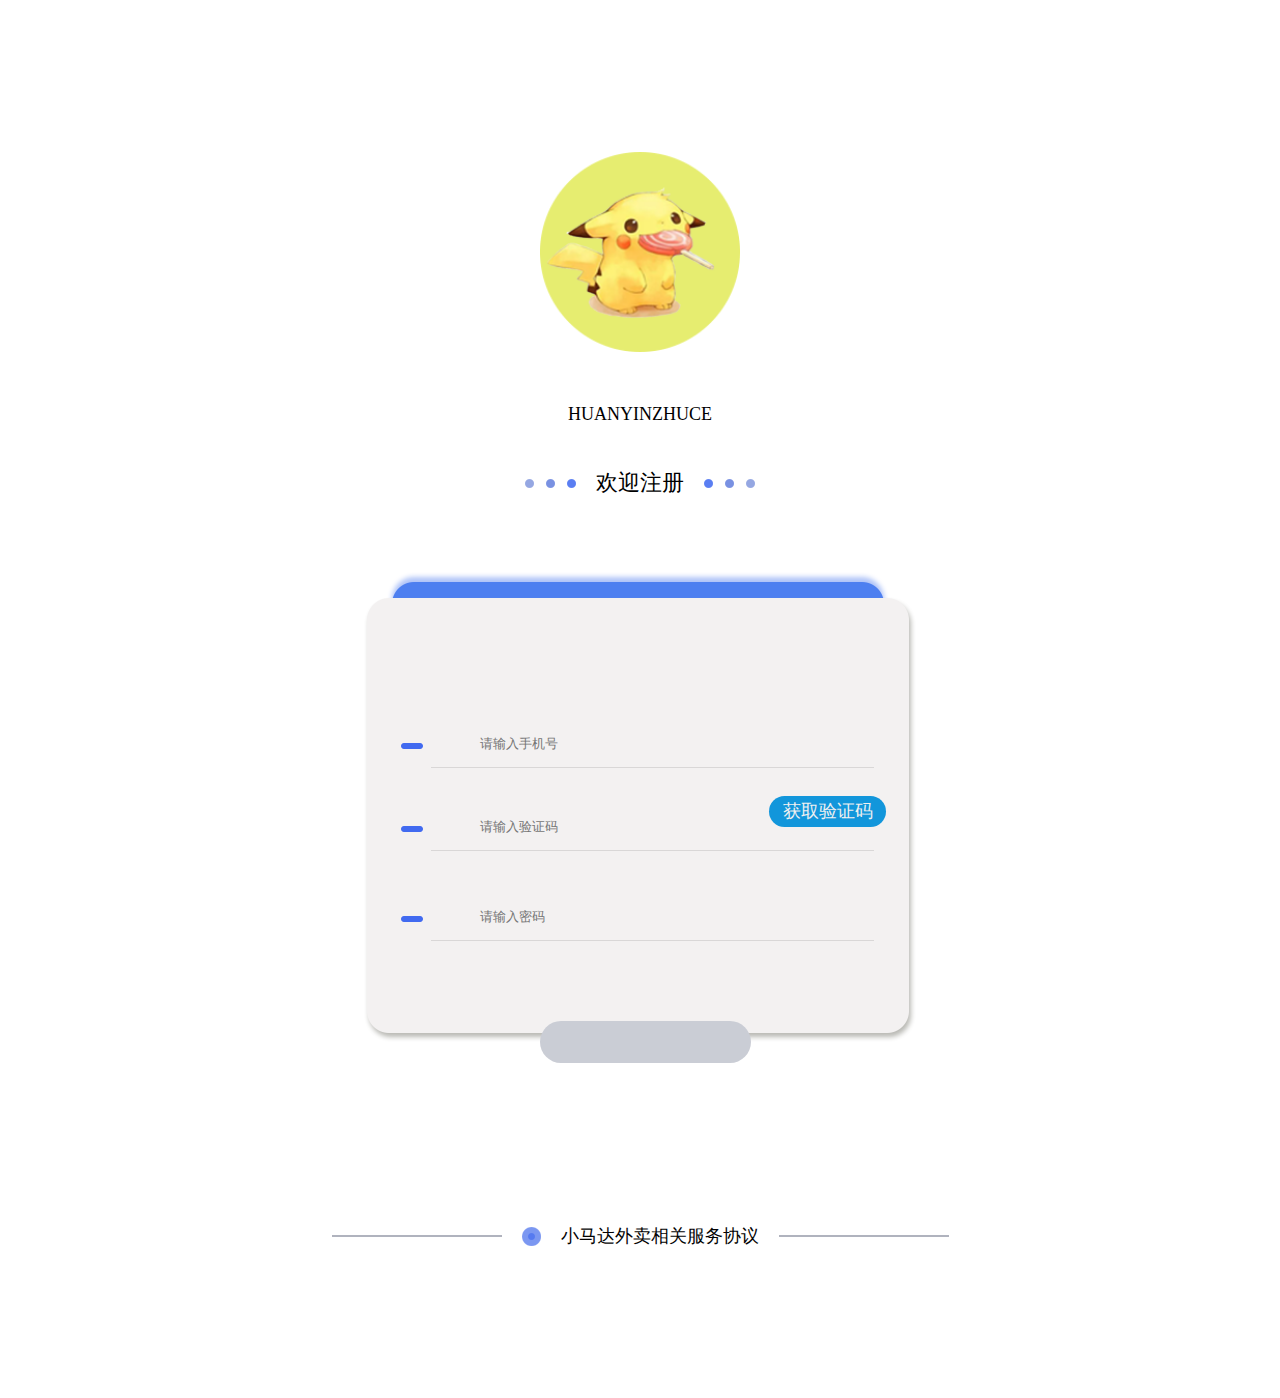
<file: zhuce.html>
<!doctype html>
<html lang="en">
<head>
    <meta charset="UTF-8">
    <meta name="viewport"
          content="width=device-width, user-scalable=no, initial-scale=1.0, maximum-scale=1.0, minimum-scale=1.0">
    <meta http-equiv="X-UA-Compatible" content="ie=edge">
    <title>Document</title>
    <link rel="stylesheet" href="http://at.alicdn.com/t/font_632989_tx3ny6haq7uy2e29.css">
    <link rel="stylesheet" href="./css/common.css">
    <link rel="stylesheet" href="./css/zhuce.css">
    <script src="js/rem.js"></script>
</head>
<body>
<!--顶部头像开始-->
<header>
    <img src="img/zhuce/touxiang.png" alt="">
</header>
<!--顶部头像结束-->
<!--注册文字开始-->
<div class="wenzi">
    <p>HUANYINZHUCE</p>
    <div class="hydl">
        <img src="img/zhuce/leftdian.png" height="9" width="51"/>
        <p>欢迎注册</p>
        <img src="img/zhuce/rightdian.png" height="9" width="51"/>
    </div>
</div>
<!--注册文字结束-->
<!--面板开始-->
<div class="mianban">
    <input type="text" placeholder="请输入手机号">
    <input type="text" placeholder="请输入验证码">
    <input type="text" placeholder="请输入密码">
    <div class="shouji">
        <i class="iconfont icon-shouji"></i>
    </div>
    <div class="huoquyanzhengma">
        <a href="">获取验证码</a>
    </div>
    <div class="suo">
        <i class="iconfont icon-ai241"></i>
    </div>
    <a href="index.html">
        <div class="buttom">
            <i class="iconfont icon-duihao"></i>
        </div>
    </a>
</div>
<!--面板结束-->
<!--底部协议开始-->
<footer>
    <div class="xian"></div>
    <i class="iconfont"></i>
    <img src="img/zhuce/waimai.png"/>
    <p>小马达外卖相关服务协议</p>
    <div class="xian"></div>
</footer>
<!--底部协议结束-->
</body>
</html>
</file>
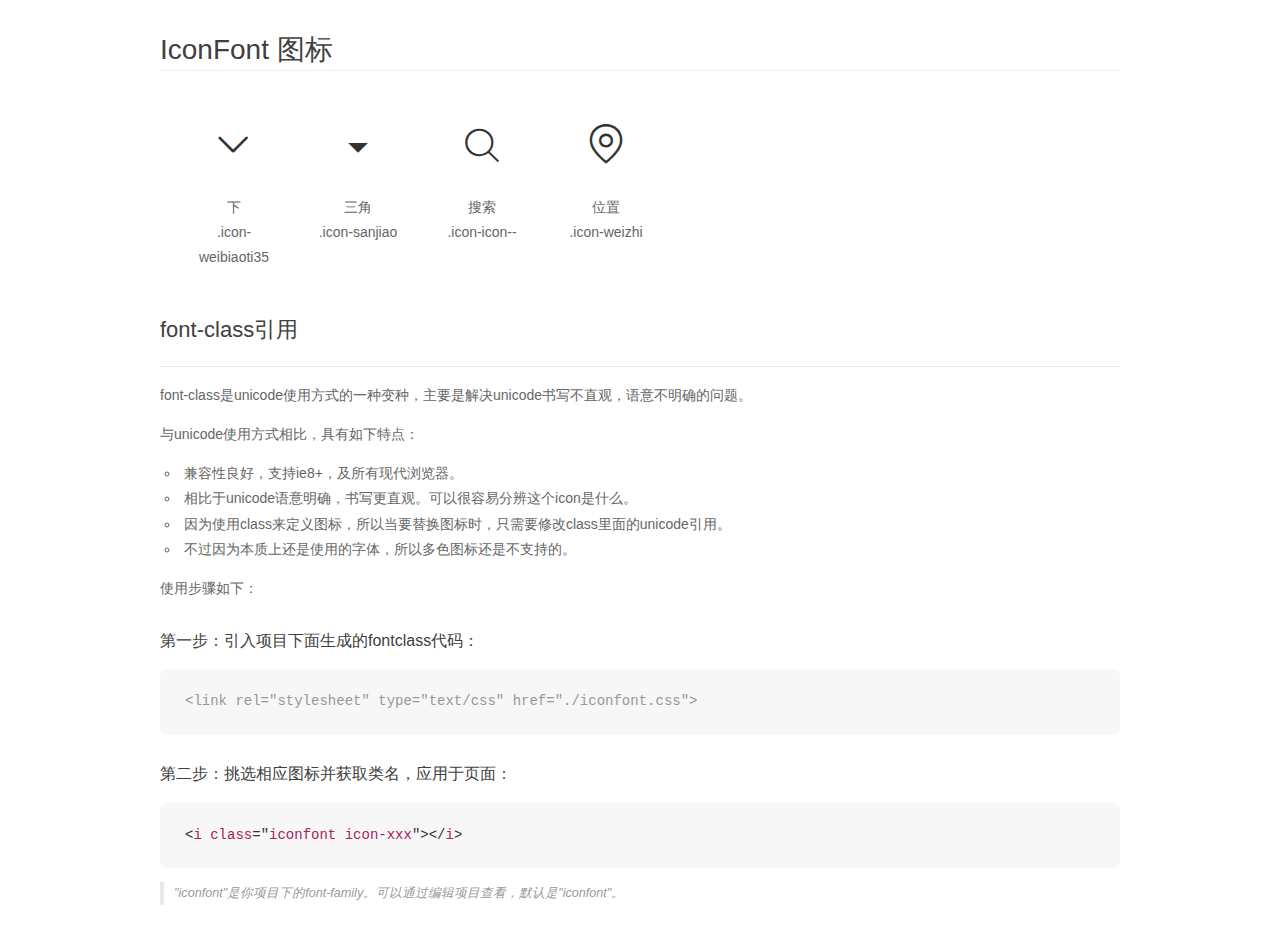
<file: elm/font_633319_5dt4mvg0uplow29/demo_fontclass.html>
<!DOCTYPE html>
<html>
<head>
    <meta charset="utf-8"/>
    <title>IconFont</title>
    <link rel="stylesheet" href="demo.css">
    <link rel="stylesheet" href="iconfont.css">
</head>
<body>
    <div class="main markdown">
        <h1>IconFont 图标</h1>
        <ul class="icon_lists clear">
            
                <li>
                <i class="icon iconfont icon-weibiaoti35"></i>
                    <div class="name">下</div>
                    <div class="fontclass">.icon-weibiaoti35</div>
                </li>
            
                <li>
                <i class="icon iconfont icon-sanjiao"></i>
                    <div class="name">三角</div>
                    <div class="fontclass">.icon-sanjiao</div>
                </li>
            
                <li>
                <i class="icon iconfont icon-icon--"></i>
                    <div class="name">搜索</div>
                    <div class="fontclass">.icon-icon--</div>
                </li>
            
                <li>
                <i class="icon iconfont icon-weizhi"></i>
                    <div class="name">位置</div>
                    <div class="fontclass">.icon-weizhi</div>
                </li>
            
        </ul>

        <h2 id="font-class-">font-class引用</h2>
        <hr>

        <p>font-class是unicode使用方式的一种变种，主要是解决unicode书写不直观，语意不明确的问题。</p>
        <p>与unicode使用方式相比，具有如下特点：</p>
        <ul>
        <li>兼容性良好，支持ie8+，及所有现代浏览器。</li>
        <li>相比于unicode语意明确，书写更直观。可以很容易分辨这个icon是什么。</li>
        <li>因为使用class来定义图标，所以当要替换图标时，只需要修改class里面的unicode引用。</li>
        <li>不过因为本质上还是使用的字体，所以多色图标还是不支持的。</li>
        </ul>
        <p>使用步骤如下：</p>
        <h3 id="-fontclass-">第一步：引入项目下面生成的fontclass代码：</h3>


        <pre><code class="lang-js hljs javascript"><span class="hljs-comment">&lt;link rel="stylesheet" type="text/css" href="./iconfont.css"&gt;</span></code></pre>
        <h3 id="-">第二步：挑选相应图标并获取类名，应用于页面：</h3>
        <pre><code class="lang-css hljs">&lt;<span class="hljs-selector-tag">i</span> <span class="hljs-selector-tag">class</span>="<span class="hljs-selector-tag">iconfont</span> <span class="hljs-selector-tag">icon-xxx</span>"&gt;&lt;/<span class="hljs-selector-tag">i</span>&gt;</code></pre>
        <blockquote>
        <p>"iconfont"是你项目下的font-family。可以通过编辑项目查看，默认是"iconfont"。</p>
        </blockquote>
    </div>
</body>
</html>
</file>
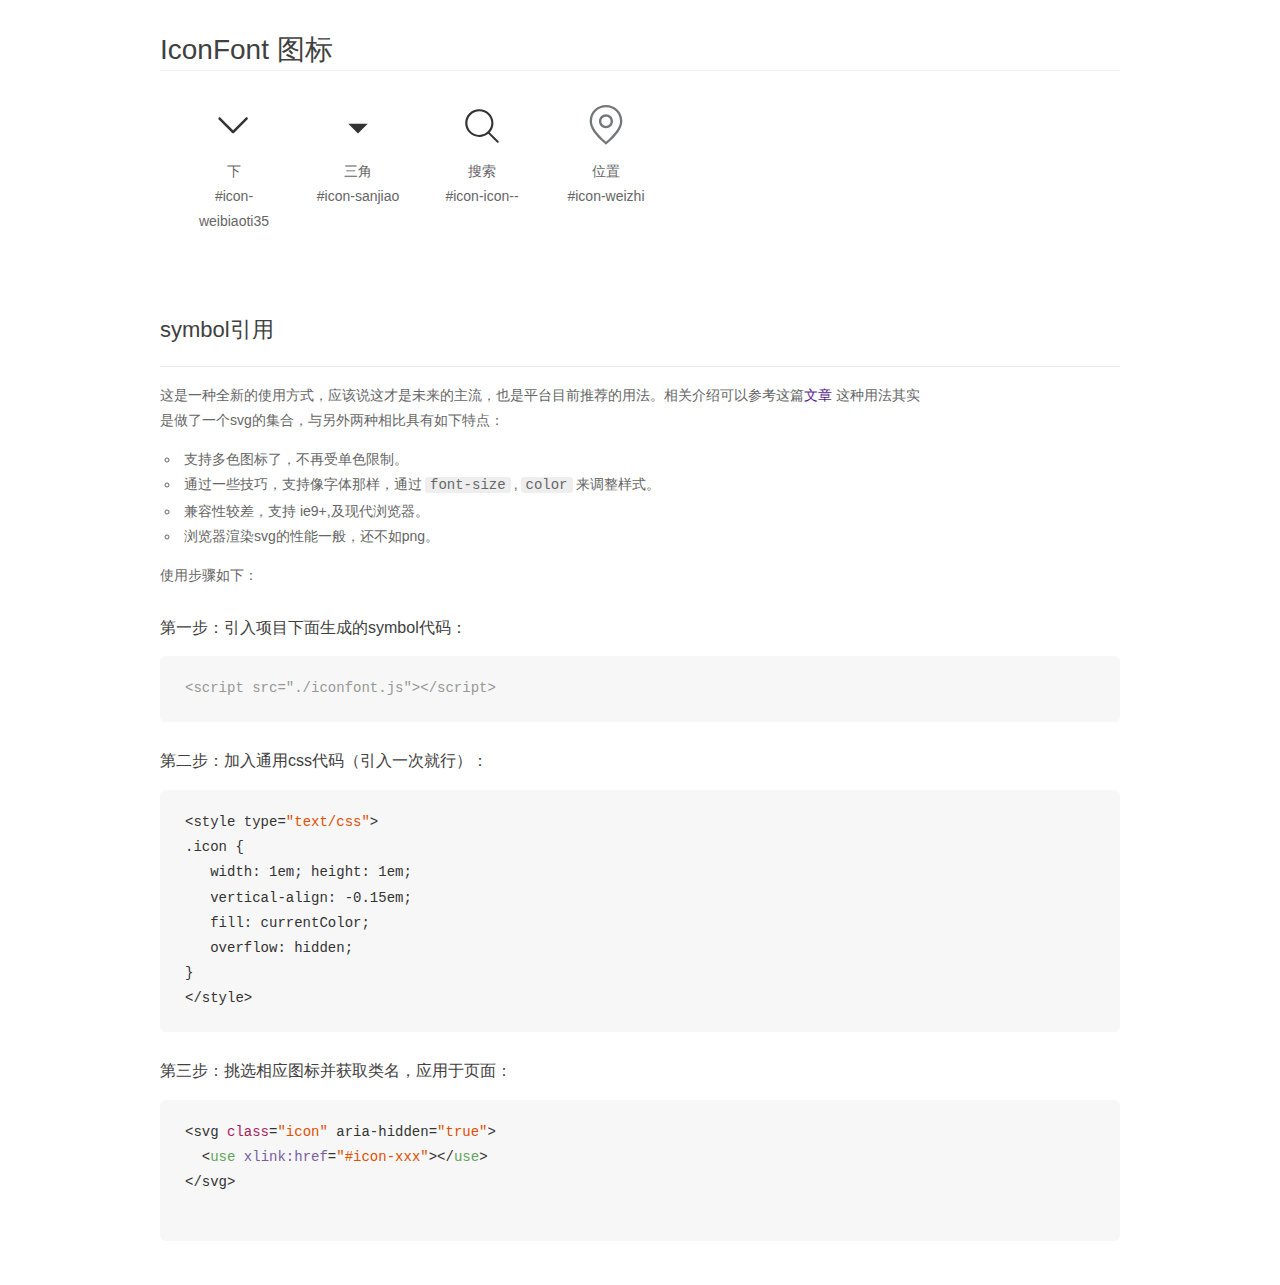
<file: elm/font_633319_5dt4mvg0uplow29/demo_symbol.html>
<!DOCTYPE html>
<html>
<head>
    <meta charset="utf-8"/>
    <title>IconFont</title>
    <link rel="stylesheet" href="demo.css">
    <script src="iconfont.js"></script>

    <style type="text/css">
        .icon {
          /* 通过设置 font-size 来改变图标大小 */
          width: 1em; height: 1em;
          /* 图标和文字相邻时，垂直对齐 */
          vertical-align: -0.15em;
          /* 通过设置 color 来改变 SVG 的颜色/fill */
          fill: currentColor;
          /* path 和 stroke 溢出 viewBox 部分在 IE 下会显示
             normalize.css 中也包含这行 */
          overflow: hidden;
        }

    </style>
</head>
<body>
    <div class="main markdown">
        <h1>IconFont 图标</h1>
        <ul class="icon_lists clear">
            
                <li>
                    <svg class="icon" aria-hidden="true">
                        <use xlink:href="#icon-weibiaoti35"></use>
                    </svg>
                    <div class="name">下</div>
                    <div class="fontclass">#icon-weibiaoti35</div>
                </li>
            
                <li>
                    <svg class="icon" aria-hidden="true">
                        <use xlink:href="#icon-sanjiao"></use>
                    </svg>
                    <div class="name">三角</div>
                    <div class="fontclass">#icon-sanjiao</div>
                </li>
            
                <li>
                    <svg class="icon" aria-hidden="true">
                        <use xlink:href="#icon-icon--"></use>
                    </svg>
                    <div class="name">搜索</div>
                    <div class="fontclass">#icon-icon--</div>
                </li>
            
                <li>
                    <svg class="icon" aria-hidden="true">
                        <use xlink:href="#icon-weizhi"></use>
                    </svg>
                    <div class="name">位置</div>
                    <div class="fontclass">#icon-weizhi</div>
                </li>
            
        </ul>


        <h2 id="symbol-">symbol引用</h2>
        <hr>

        <p>这是一种全新的使用方式，应该说这才是未来的主流，也是平台目前推荐的用法。相关介绍可以参考这篇<a href="">文章</a>
        这种用法其实是做了一个svg的集合，与另外两种相比具有如下特点：</p>
        <ul>
          <li>支持多色图标了，不再受单色限制。</li>
          <li>通过一些技巧，支持像字体那样，通过<code>font-size</code>,<code>color</code>来调整样式。</li>
          <li>兼容性较差，支持 ie9+,及现代浏览器。</li>
          <li>浏览器渲染svg的性能一般，还不如png。</li>
        </ul>
        <p>使用步骤如下：</p>
        <h3 id="-symbol-">第一步：引入项目下面生成的symbol代码：</h3>
        <pre><code class="lang-js hljs javascript"><span class="hljs-comment">&lt;script src="./iconfont.js"&gt;&lt;/script&gt;</span></code></pre>
        <h3 id="-css-">第二步：加入通用css代码（引入一次就行）：</h3>
        <pre><code class="lang-js hljs javascript">&lt;style type=<span class="hljs-string">"text/css"</span>&gt;
.icon {
   width: <span class="hljs-number">1</span>em; height: <span class="hljs-number">1</span>em;
   vertical-align: <span class="hljs-number">-0.15</span>em;
   fill: currentColor;
   overflow: hidden;
}
&lt;<span class="hljs-regexp">/style&gt;</span></code></pre>
        <h3 id="-">第三步：挑选相应图标并获取类名，应用于页面：</h3>
        <pre><code class="lang-js hljs javascript">&lt;svg <span class="hljs-class"><span class="hljs-keyword">class</span></span>=<span class="hljs-string">"icon"</span> aria-hidden=<span class="hljs-string">"true"</span>&gt;<span class="xml"><span class="hljs-tag">
  &lt;<span class="hljs-name">use</span> <span class="hljs-attr">xlink:href</span>=<span class="hljs-string">"#icon-xxx"</span>&gt;</span><span class="hljs-tag">&lt;/<span class="hljs-name">use</span>&gt;</span>
</span>&lt;<span class="hljs-regexp">/svg&gt;
        </span></code></pre>
    </div>
</body>
</html>
</file>
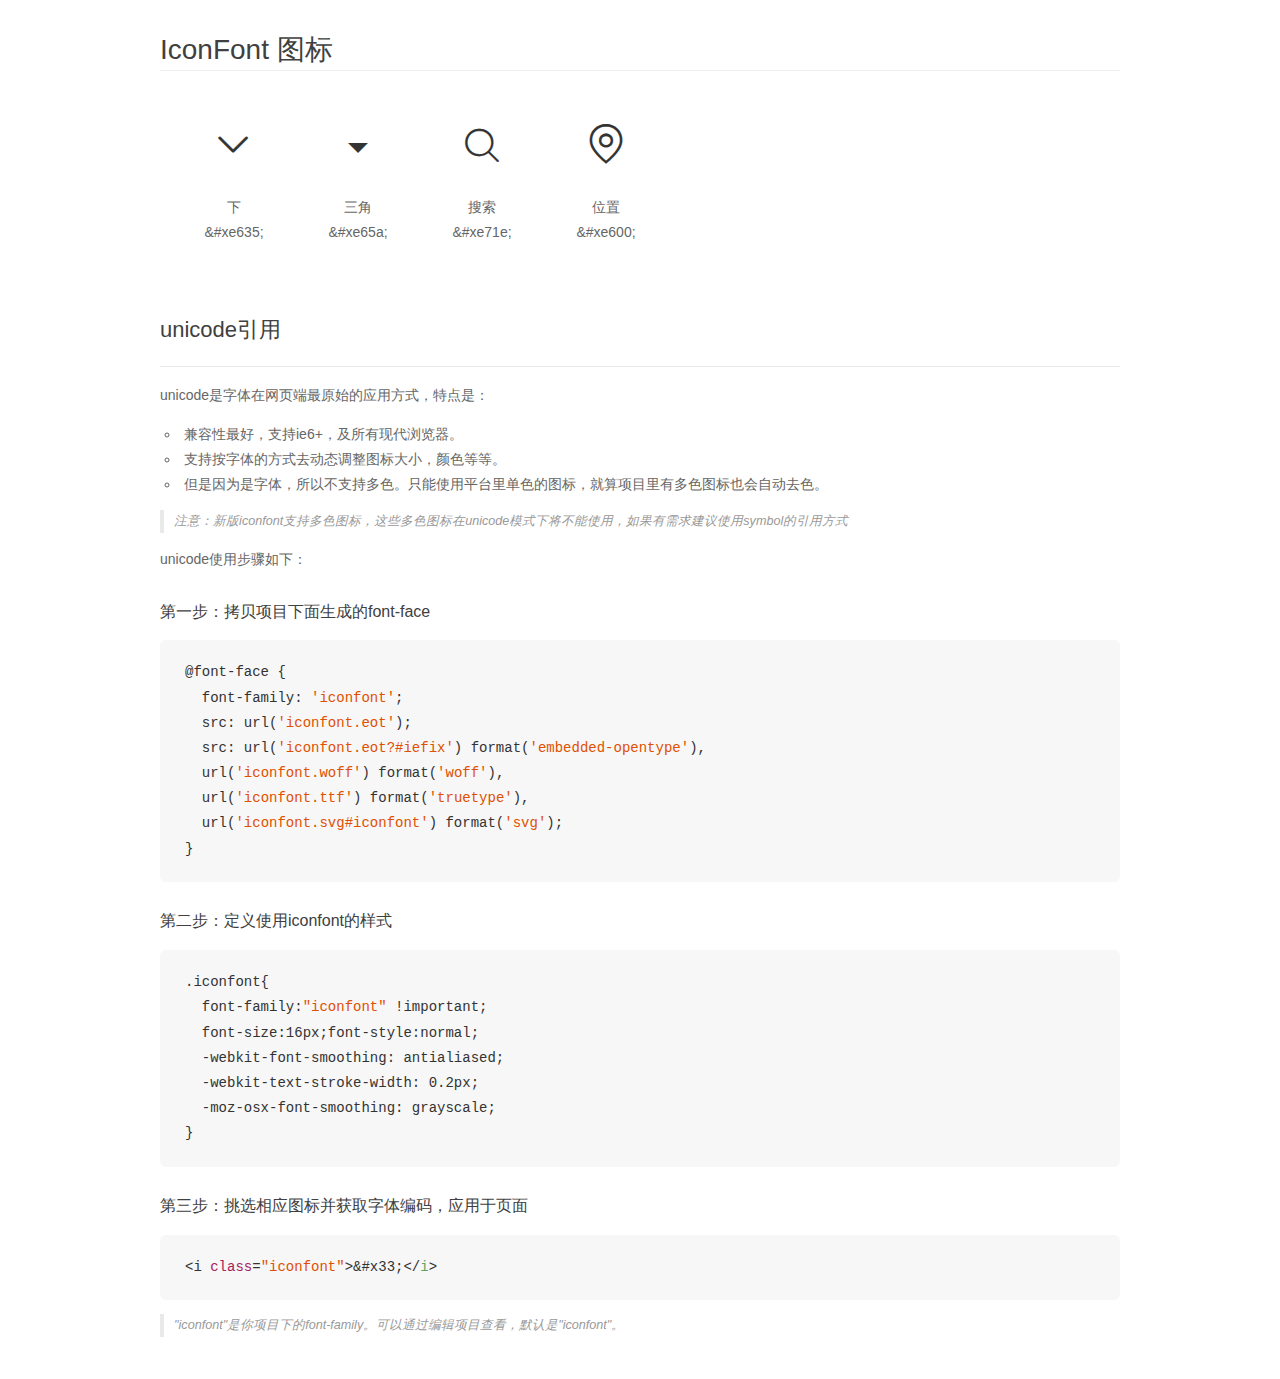
<file: elm/font_633319_5dt4mvg0uplow29/demo_unicode.html>
<!DOCTYPE html>
<html>
<head>
    <meta charset="utf-8"/>
    <title>IconFont</title>
    <link rel="stylesheet" href="demo.css">

    <style type="text/css">

        @font-face {font-family: "iconfont";
          src: url('iconfont.eot'); /* IE9*/
          src: url('iconfont.eot#iefix') format('embedded-opentype'), /* IE6-IE8 */
          url('iconfont.woff') format('woff'), /* chrome, firefox */
          url('iconfont.ttf') format('truetype'), /* chrome, firefox, opera, Safari, Android, iOS 4.2+*/
          url('iconfont.svg#iconfont') format('svg'); /* iOS 4.1- */
        }

        .iconfont {
          font-family:"iconfont" !important;
          font-size:16px;
          font-style:normal;
          -webkit-font-smoothing: antialiased;
          -webkit-text-stroke-width: 0.2px;
          -moz-osx-font-smoothing: grayscale;
        }

    </style>
</head>
<body>
    <div class="main markdown">
        <h1>IconFont 图标</h1>
        <ul class="icon_lists clear">
            
                <li>
                <i class="icon iconfont">&#xe635;</i>
                    <div class="name">下</div>
                    <div class="code">&amp;#xe635;</div>
                </li>
            
                <li>
                <i class="icon iconfont">&#xe65a;</i>
                    <div class="name">三角</div>
                    <div class="code">&amp;#xe65a;</div>
                </li>
            
                <li>
                <i class="icon iconfont">&#xe71e;</i>
                    <div class="name">搜索</div>
                    <div class="code">&amp;#xe71e;</div>
                </li>
            
                <li>
                <i class="icon iconfont">&#xe600;</i>
                    <div class="name">位置</div>
                    <div class="code">&amp;#xe600;</div>
                </li>
            
        </ul>
        <h2 id="unicode-">unicode引用</h2>
        <hr>

        <p>unicode是字体在网页端最原始的应用方式，特点是：</p>
        <ul>
        <li>兼容性最好，支持ie6+，及所有现代浏览器。</li>
        <li>支持按字体的方式去动态调整图标大小，颜色等等。</li>
        <li>但是因为是字体，所以不支持多色。只能使用平台里单色的图标，就算项目里有多色图标也会自动去色。</li>
        </ul>
        <blockquote>
        <p>注意：新版iconfont支持多色图标，这些多色图标在unicode模式下将不能使用，如果有需求建议使用symbol的引用方式</p>
        </blockquote>
        <p>unicode使用步骤如下：</p>
        <h3 id="-font-face">第一步：拷贝项目下面生成的font-face</h3>
        <pre><code class="lang-js hljs javascript">@font-face {
  font-family: <span class="hljs-string">'iconfont'</span>;
  src: url(<span class="hljs-string">'iconfont.eot'</span>);
  src: url(<span class="hljs-string">'iconfont.eot?#iefix'</span>) format(<span class="hljs-string">'embedded-opentype'</span>),
  url(<span class="hljs-string">'iconfont.woff'</span>) format(<span class="hljs-string">'woff'</span>),
  url(<span class="hljs-string">'iconfont.ttf'</span>) format(<span class="hljs-string">'truetype'</span>),
  url(<span class="hljs-string">'iconfont.svg#iconfont'</span>) format(<span class="hljs-string">'svg'</span>);
}
</code></pre>
        <h3 id="-iconfont-">第二步：定义使用iconfont的样式</h3>
        <pre><code class="lang-js hljs javascript">.iconfont{
  font-family:<span class="hljs-string">"iconfont"</span> !important;
  font-size:<span class="hljs-number">16</span>px;font-style:normal;
  -webkit-font-smoothing: antialiased;
  -webkit-text-stroke-width: <span class="hljs-number">0.2</span>px;
  -moz-osx-font-smoothing: grayscale;
}
</code></pre>
        <h3 id="-">第三步：挑选相应图标并获取字体编码，应用于页面</h3>
        <pre><code class="lang-js hljs javascript">&lt;i <span class="hljs-class"><span class="hljs-keyword">class</span></span>=<span class="hljs-string">"iconfont"</span>&gt;&amp;#x33;<span class="xml"><span class="hljs-tag">&lt;/<span class="hljs-name">i</span>&gt;</span></span></code></pre>

        <blockquote>
        <p>"iconfont"是你项目下的font-family。可以通过编辑项目查看，默认是"iconfont"。</p>
        </blockquote>
    </div>


</body>
</html>
</file>
<file: css/common.css>
*{
    margin: 0;
    padding: 0;
    color: #000000;
}
a{
    text-decoration: none;
}
li{
    list-style: none;
}
</file>
<file: css/index.css>
header{
    width:100%;
    height: 0.9rem;
    background-image: url("../img/header/矩形2.png");
    -webkit-background-size:100% 100%;
    background-size:100% 100% ;
}
header .hleft{
    width:2.40rem ;
    height:0.5rem ;
    background:pink ;
    float: left;
    margin-top: 0.2rem;
}
header .hleft i{
    width:0.42rem ;
    height:0.4rem ;
    float: left;
    color: #fff;
    text-align: center;
    line-height: 0.4rem;
}
header .hleft span{
    font-size: 0.32rem;
    display: block;
    color: #fff;
}
header .hright{
    width:1.84rem ;
    height:0.4rem;
    background: #ffffff; ;
    float: right;
    margin-top: 0.25rem;
    border-radius: 0.08rem;
    position: relative;
}
header .hright input{
    width:1.4rem ;
    height:0.4rem;
    position: absolute;
    /*background-color: yellow;*/
    float: right;
    box-sizing: border-box;
    margin: 0 0.1rem 0 0.34rem;
    border: none;
}
header .hright i{
    width:0.3rem ;
    height:0.3rem ;
    float: right;
    position: absolute;
    margin:0.05rem;
}
.fenlei{
    width:100% ;
    height:4.3rem;
    overflow: hidden;
    position: relative;
    border-bottom:0.18rem solid #959595;
    /*background: orangered;*/
}
.fenlei .box{
    width: 1rem;
    height: 1.4rem;
    /*background: aqua;*/
    margin: 0 auto;
    float: left;
    margin:0 0.25rem 0.4rem 0.25rem;
    padding-bottom:0.24rem;
}
.fenlei .box img{
    width: 0.9rem;
    height: 0.9rem;
    display: block;
    margin: 0 auto;
    margin-top: 0.35rem;
    margin-right:0.05rem ;
    margin-bottom:0.1rem ;
    /*position: absolute;*/
}
.fenlei .box a{
    font-size:0.24rem;
    color: #070505;
    display: block;
    margin-top: 0.2rem;
    text-align: center;
}
.zhong{
    width:100%;
    height: 0.72rem;
    /*background: green;*/
    margin-bottom: 0;
    display: flex;
    margin-top:0.2rem;
}
.zhong span{
    width: 0.6rem;
    height: 0.08rem;
    display: flex;
    margin: 0 auto;
    margin-top:0.32rem ;
    padding: 0 1.2rem;
}
.zhong a{
    display: block;
    font-size:0.3rem;
    margin: 0 auto;
    margin-top:0.22rem ;
}
.main{
    width:100%;
    height:auto;
    /*background: lightgrey;*/
}
.main > .box{
    width: 100%;
    height:3.06rem;
    margin-bottom: 0.4rem;
    border-bottom: 0.02rem solid #666666;
    /*background: chartreuse;*/
}
.main .box .top{
    width:100%;
    height: 0.5rem;
    /*background: #795da3;*/
    margin: 0 auto;
    margin-bottom:0.4rem;
}
.main .box .top img{
    width:0.5rem ;
    height:0.5rem ;
    float: left;
    display: block;
    margin-right: 1.4rem;
}
.main .box .top span{
    font-size: 0.3rem;
    display: block;
    float: left;
}
.main .box .top i{
    float: right;
    font-size: 0.3rem;
    display: block;
    line-height: 0.5rem;
}
.main .box .bottom .pic{
    width: 2.2rem;
    height: 1.7rem;
    display: block;
    float: left;
    margin-right: 0.3rem;
}
.main .box .bottom .pic img{
    width:1.8rem ;
    height:1.5rem;
    margin-top: 0.1rem;
}
.main .box .bottom .content{
    width:5rem ;
    height:1.7rem ;
    /*background: red;*/
    float: right;
}
.main .box .bottom .content .box{
    width: 100%;
    height: 25%;
    box-sizing: border-box;
    /*background: lightgreen;*/
}
.main .box .bottom .content .box img{
    width:1.6rem ;
    height:0.28rem ;
    float: left;
    display: block;
    margin-top:0.0715rem;
}
.main .box .bottom .content .box a{
    font-size: 0.18rem;
    float: left;
    display: block;
    margin-top:0.0715rem;
    color: #5ed6d7;
    margin-right: 0.2rem;
}
.main .box .bottom .content .box span{
    font-size: 0.18rem;
    float: left;
    display: block;
    margin-top:0.0715rem;
}
.footer{
    width: 100%;
    height:1rem;
    background-color: #f7f7f7;
}
.footer .box:nth-child(1){
    margin-left: 0.24rem;
}
.footer .box{
    width:1.6rem ;
    height:0.7rem ;
    /*background-color: red;*/
    float: left;
    margin:0 0.2rem 0 0;
    box-sizing: border-box;
}
.footer .box:nth-child(1){
    margin-left: 0.25rem;
}
.footer .box i{
    width:0.4rem;
    height: 0.4rem;
    font-size: 0.4rem;
    display:block;
    text-align: center;
    margin-left: 0.6rem;
}
.footer .box a{
    font-size:0.2rem;
    display: block;
    margin-top:0.06rem ;
    margin-left: 0.6rem;
}
</file>
<file: css/ddxq.css>
header{
    width: 100%;
    height: 1.42rem;
    background-color:blue;
    background-size: 100% 100%;
}
header .top{
    display: flex;
    justify-content: space-between;
    align-items: center;
    width: 100%;
    height: 1.42rem;
    background:blue;
    padding: 0 0.24rem;
    box-sizing: border-box;
}
header .top > i{
    color: #fcf8f8;
    font-size: 0.3rem;
}
header .top .pcenter > span{
    font-size: 0.24rem;
    color: #fcf8f8;
}
header .top .pcenter{
    display: flex;
    justify-content: space-between;
    align-items: center;
    flex-direction: column;
}
.ddxqmain ul li:nth-child(1){
    margin-top: 0.6rem;
}
.ddxqmain ul li{
    width: 100%;
    height: 2.52rem;
    background-image: url("../img/wode/");
    background-size: 100% 100%;
    padding: 0 0.24rem;
    box-sizing: border-box;
    display: flex;
    justify-content: center;
}
.ddxqmain ul li .left{
    width: 1.78rem;
    height: 100%;
    display: flex;
    justify-content: center;
    flex-direction: column;
}
.ddxqmain ul li .left .imgs{
    width: 1.3rem;
    height: 1.3rem;
    margin: 0 auto;
}
.ddxqmain ul li .left .imgs img{
    width: 100%;
    height: 100%;
}
.ddxqmain ul li .left .line{
    display: flex;
    justify-content: center;
    align-items: center;
    margin: 0 auto;
}
.ddxqmain ul li .left .line .circle{
    width: 0.1rem;
    height: 0.1rem;
    border-radius: 50%;
    background: #999a9a;
}
 .ddxqmain ul li .left .line .xian{
     width: 0.9rem;
     height: 0.02rem;
     background: #dddfe1;
 }


.ddxqmain ul li .right{
    flex-grow: 1;
    display: flex;
    flex-direction: column;
}
.ddxqmain ul li .right .ddxqName{
    width: 100%;
    height: 0.8rem;
    display: flex;
    /*align-items: center;*/
    flex-direction: column;
    justify-content: center;
    padding: 0 0.2rem;
    box-sizing: border-box;
}
.ddxqmain ul li .right .ddxqName span:nth-child(2){
    color: #ccc;
}
.ddxqmain ul li .right .ddxqName span{
    font-size: 0.22rem;
}
.ddxqmain ul li .right .ddxqInfo{
    width: 100%;
    height: 0.98rem;
    display: flex;
    align-items: center;
    padding: 0 0.4rem;
    box-sizing: border-box;
}
.ddxqmain ul li .right .ddxqInfo p{
    font-size: 0.18rem;
    width: 3.82rem;

}
.ddxqmain ul li .right .ddxqtime{
    width: 100%;
    height: 0.7rem;
    display: flex;
    align-items: center;
    padding: 0 0.2rem;
    box-sizing: border-box;
}
.ddxqmain ul li .right .ddxqtime span{
    font-size: 0.18rem;
    margin: 0 0.2rem;
    color: #ccc;
}
.footer{
    width: 100%;
    height:1rem;
    background-color: #f7f7f7;
}
.footer .box:nth-child(1){
    margin-left: 0.24rem;
}
.footer .box{
    width:1.6rem ;
    height:0.7rem ;
    /*background-color: red;*/
    float: left;
    margin:0 0.2rem 0 0;
    box-sizing: border-box;
}
.footer .box:nth-child(1){
    margin-left: 0.25rem;
}
.footer .box i{
    width:0.4rem;
    height: 0.4rem;
    font-size: 0.4rem;
    display:block;
    text-align: center;
    margin-left: 0.6rem;
}
.footer .box a{
    font-size:0.2rem;
    display: block;
    margin-top:0.06rem ;
    margin-left: 0.6rem;
}
</file>
<file: css/buttom.css>
footer{
    width: 100%;
    height: 0.8rem;
}
footer .main{
    height: 0.8rem;
}
footer .main div{
    font-size: 0.18rem;
}
footer .main .fcontent{
    display: flex;
    justify-content: space-between;
    align-items: center;
    width: 100%;
    height: 0.8rem;
    position: fixed;
    bottom: 0;
    left: 0;
    background: #fff;
    z-index: 999;
    box-sizing: border-box;
}
footer .main .fcontent a{
    width: 100%;
    height: 100%;
    display: flex;
    justify-content: center;
    align-items: center;

}
footer .main .fcontent a.active > div i{
    color: #00479d;
}
footer .main .fcontent a.active > div span{
    color: #00479d;
}
footer .main .fcontent a > div{
    /*width: 2rem;*/
    height: 1rem;
    /*text-align: center;*/
    /*line-height: 0.8rem;*/
    display: flex;
    flex-direction:column;
    align-items: center;
    padding-top: 0.5rem;
    box-sizing: border-box;
    justify-content:center;
    margin-top: -0.5rem;
    flex-grow: 1;
}
footer .main .fcontent > div >i{
    display: block;
    width: 0.30rem;
    height: 0.30rem;
    margin: 0 auto;
    font-size: 24px;
}
footer .main .fcontent > div >span{
    display: block;
    height: 0.18rem;
    width: 0.6rem;
    text-align: center;
}
</file>
<file: css/dingdan.css>
.tou{
    width: 100%;
    height: 3.7rem;
    background:#5350d9 ;
    overflow: hidden;
}
.tou .box{
    width:100%;
    height:0.4rem;
    /*background: #df5000;*/
    margin-top: 0.2rem;
    overflow: hidden;
    color: white;
    float: left;
    position: relative;
}
.tou .box:nth-child(1) i{
    font-size:0.3rem ;
    color: white;
    float: left;
    margin:0.04rem 0 0 0.1rem;
}
.tou .box:nth-child(2){
    overflow: hidden;
    font-size: 0.24rem;
    line-height:0.4rem;
    float: left;
    margin-left: 0.1rem;
}
.tou .box:nth-child(3){
    font-size: 0.24rem;
    line-height:0.4rem;
    float: left;
    margin-left: 0.1rem;
}
.tou .box:nth-child(3) i{
    color: white;
    float: right;
    margin:0 0.9rem 0 0;
}
.tou .box:nth-child(4){
    font-size: 0.24rem;
    line-height:0.4rem;
    margin-left: 0.1rem;
}
.tou .time{
    width:6.5rem ;
    height: 1.5rem;
    background: #fff45c;
    position: absolute;
    margin-left:0.5rem ;
    margin-top:2.95rem;
    border: 0.02rem solid #959595;
    border-radius:0.3rem;
    /*display: flex;*/
}
.tou .time span{
    font-size:0.24rem;
    /*text-align:center;*/
    line-height:1.5rem ;
    display: block;
    margin-left:0.32rem ;
    margin-top:-0.4rem;
}
.tou .time i{
    font-size:0.3rem;
    color:red;
    text-align: center;
    line-height:1.5rem ;
    display: block;
    margin-top:-1.5rem;
    margin-right:-5.5rem;
}
.tou .time .kezi{
    width:5.84rem ;
    height:0.02rem ;
    background: #959595;
    margin-top:-0.3rem;
    margin-left:0.32rem;
    float: left;
}
.tou .time a{
    font-size: 0.24rem;
    display: block;
    margin-left:0.32rem ;
    margin-top:-0.1rem;
}
.tou .time .fanh{
    font-size: 0.3rem;
    display:block;
    margin-top:-0.9rem;
    position: absolute;
    margin-left:5.84rem;
}
.dname{
    width:5.84rem ;
    height:1rem ;
    /*background:red ;*/
    border-bottom:0.02rem solid  #959595;
    overflow: hidden;
    margin: 0 auto;
    margin-top:1rem;
}
.dname span{
    font-size:0.32rem ;
    display: block;
    margin-top: 0.5rem;
}
.fenl{
    width: 5.84rem;
    height: 4.6rem;
    /*background: #fff45c;*/
    margin: 0 auto;
}
.fenl .box{
    width: 100%;
    height: 2.3rem;
    /*background: #5ed6d7;*/
    border-bottom:0.02rem solid  #959595;
    display: flex;
    box-sizing: border-box;
}
.fenl .box .hez{
    width: 25%;
    height:1.34rem;
    /*background: #df5000;*/
    margin-top: 0.48rem;
    float: left;
    font-size: 0.24rem;
    margin-right:0.1rem ;
}
.fenl .box .hez:nth-child(1){
    background-image: url("../img/dingdan/图层13拷贝.png");
    background-size: cover;
}
.fenl .box .hez span{
    display:block;
    margin-top: 0.2rem;
}
.order{
    width: 100%;
    height: 2.02rem;
    border-radius: 0.1rem;
    background: #fff;
    border: 0.02rem solid #ede8e8;
    display: flex;
    flex-direction: column;
}
.order .beizhu{
    font-size: 0.24rem;
    flex-grow: 1;
    display: flex;
    align-items: center;
    justify-content: space-between;
    padding: 0 0.8rem;
    box-sizing: border-box;
}
.order .beizhu > span{
    font-size: 0.24rem;
}
.order .beizhu .rightss{
    display: flex;
    align-items: center;
    /*flex-direction: row;*/
    /*justify-content: space-between;*/
}
.order .fenshu{
    font-size: 0.24rem;
    flex-grow: 1;
    display: flex;
    align-items: center;
    justify-content: space-between;
    padding: 0 0.8rem;
    box-sizing: border-box;
}
.order .fenshu > span{
    font-size: 0.24rem;
}
footer{
    width: 100%;
    height: 0.86rem;
    /*background-image:url("../img/ddqr/buttom.png");*/
    background-size:100% 100%;
    display: flex;
    justify-content: space-between;
    align-items: center;
}
footer > div{
    font-size: 0.18rem;
    color: #f0f0f0;
}
footer > div.left{
    color: #7e6b5a;
    font-size: 0.24rem;
    margin-left: 0.8rem;
}
footer a .right{
    width: 2.75rem;
    height: 100%;
    background: #959595;
    text-align: center;
    line-height: 0.86rem;
    font-size: 0.18rem;
}
</file>
<file: css/erjiyemian.css>
.tou{
     width:100% ;
     height:3.3rem;
     background-image: url("../img/erji/图层21.png");
     background-size: cover;
     background-position: center;
 }
 .tou .top{
     width:100% ;
     height:1rem ;
     /*background: #959595;*/
 }
 .tou .top .left{
     width: 0.5rem;
     height: 0.5rem;
     /*background: #cccccc;*/
     float: left;
     margin-top: 0.5rem;
 }
 .tou .top .right{
     width:1.5rem ;
     height:0.5rem ;
     /*background: orange;*/
     float:right;
     margin-top: 0.5rem;
 }
 .tou .top i{
     font-size:0.38rem ;
     color:#ffffff;
     text-align: center;
     line-height:0.5rem ;
     float: left;
 }
 .tou .top .right i:nth-child(1){
     margin-right:0.5rem;
 }
 .tou .tu{
      background-image: url("../img/erji/图层22.png");
      width:2rem ;
      height:2rem ;
      float: left;
      margin:0.3rem 0 0 0.4rem;
  }
 .zi{
     width:3.4rem ;
     height:1.5rem ;
     /*background: #5ed6d7;*/
     float: left;
     margin:0.8rem 0 0 0.4rem ;

 }
 .zi .name{
     font-size: 0.3rem;
     color: white;
     display: block;
     margin-top: 0.2rem;
 }
 .zi .state{
     font-size:0.22rem;
     color: white;
     display: block;
     margin-top:0.2rem;
 }
 .fenlei{
     width: 100%;
     height:1.1rem ;
     background: #eaffea;
     display: flex;
     flex-direction: row;
     justify-content: space-around;
     border-bottom: 0.08rem solid #959595;
     position: relative;
 }
 .fenlei .box{
     width:0.6rem ;
     height:0.4rem ;
     /*background: #5ed6d7;*/
     float: left;
     font-size: 0.3rem;
     margin-top: 0.4rem;
 }
 .fenlei .active:before{
     content: "";
     width:0.6rem ;
     height: 0.06rem;
     background: red;
     position: absolute;
     bottom:0.1rem;
 }
 .main{
     width: 100%;
     height: auto;
     /*background: #55a532;*/
     margin-top: 0.2rem;
     display: flex;
 }
 .main .mleft{
     width: 1.8rem;
     height: auto;
     margin-top: 0.4rem;
     /*background: #55a532;*/
 }
 .main .mleft .box{
     width: 1.8rem;
     height: 0.8rem;
     background: antiquewhite;
     font-size: 0.24rem;
     text-align: center;
     line-height: 0.8rem;
     margin-right: 0.2rem;
     margin-top:0.4rem;
 }
.main .mright{
    flex-grow: 1;
    /*background: #5ed6d7;*/
    display: flex;
    /*margin-top:0.4rem;*/
    margin-left: 0.2rem;
}
 .main .mright a{
     /*display: block;*/
     position: relative;
 }
 .main .mright .rbox{
     width:5.5rem;
     height:1.8rem ;
     box-sizing: border-box;
     /*background: yellow;*/
     position: relative;
     /*margin-top: 0.2rem;*/
 }
 .main .mright .rbox:nth-child(2){
     position: absolute;
     /*float: left;*/
     margin-top: 2.2rem;
 }
 .main .mright .rbox:nth-child(3){
     position: absolute;
     top: 8.68rem;
 }
 .main .mright .rbox:nth-child(4){
     position: absolute;
     top: 10.68rem;
 }
 .main .mright .rbox:nth-child(5){
     position: absolute;
     top: 12.68rem;
 }
 .main .mright .rbox:nth-child(6){
     position: absolute;
     top: 14.68rem;
 }
 .main .mright .rbox .mtu{
     width: 1.8rem;
     height:1.8rem;
     /*background: #333333;*/
     float: left;
 }
 .main .mright .rbox .food{
     flex-grow: 1;
     margin-left: 2rem;
     margin-bottom: 1rem;
     position: absolute;
     float: left;
 }
 .main .mright .rbox .food .fbox{
     width: 100%;
     height: 0.45rem;
     /*background: red;*/
     font-size: 0.18rem;
     line-height: 0.45rem;
 }
 .main .mright .rbox .food .fbox:nth-child(1){
     font-size: 0.24rem;
 }
 .main .mright .rbox .food .fbox:nth-child(2){
     color: aqua;
 }
 .main .mright .rbox .food .fbox:nth-child(4){
     color: red;
 }
 .footer .ftop{
     width: 100%;
     height:0.6rem;
     background:#fff45c;
     font-size:0.24rem;
     text-align: center;
     line-height:0.6rem;
 }
 .footer .fbottom{
     width: 100%;
     height: 1rem;
     background: #7e6b5a;
     overflow: hidden;

 }
 .footer .fbottom .car{
     width: 1rem;
     height:1rem;
     background: #fffdef;
     border-radius: 50%;
     background-image: url("../img/erji/购物车.png");
     background-size: cover;
     margin:0 0 0 0.3rem;
 }

 .footer .fbottom .zhif{
     width:1.6rem;
     height: 1rem;
     background:#959595;
     font-size: 0.24rem;
     text-align: center;
     line-height: 1rem;
     float: right;
     margin-top:-1rem;
 }
</file>
<file: css/login.css>
header{
    /*display:flex ;
    justify-content: center;*/
    margin: 1.52rem auto 0;
    width: 2rem;
    height: 2rem;
}
header img{
    display: block;
    width: 100%;
    height: 100%;
}
.wenzi{
    display: flex;
    flex-direction: column;
    justify-content: center;
}

.wenzi p{
    margin: 0.52rem auto 0.43rem;
    font-size: 0.18rem;
    text-align: center;
}
.wenzi .hydl{
    display: flex;
    flex-direction: row;
    justify-content: center;
    align-items: center;
    margin-bottom: 0.74rem;
}
.wenzi .hydl p{
    font-size: 0.22rem;
    margin: 0 0.2rem;
}
.wenzi .hydl img{
    display: block;
    height:0.09rem;
    width:0.51rem;
}

.mianban{
    width: 5.52rem;
    height: 4.7rem;
    background: url("../img/login/loginmianban.png");
    background-size: 100% 100%;
    margin: 0 auto 1.82rem;
    position: relative;
}
.mianban .buttom{
    width: 2.11rem;
    height: 0.42rem;
    background: #cacdd5;
    position: absolute;
    bottom:-0.21rem;
    left: 1.76rem;
    border-radius: 0.21rem;
}
.mianban .buttom .iconfont{
    position: absolute;
    bottom: 0.05rem;
    left: 0.9rem;
    color: #fff;
    font-size: 0.3rem;
}
.mianban input{
    width: 3rem;
    height: 0.4rem;
    margin-left: 0.76rem;
    border: none;
    outline: none;
    background: #f3f1f1;
    padding-left:0.2rem ;

}
.mianban input::-webkit-input-placeholder{
    padding-left:0.2rem ;
}
.mianban input:nth-child(1){
    position: absolute;
    top:1.51rem;
    left: 0;
}
.mianban .shouji i.icon-shouji{
    /*display: block;*/
    position: absolute;
    top:1.6rem;
    right: 0;
    margin-right: 0.3rem;
    color:#1296db;
    font-size: 0.24rem;
}

.mianban .suo i.icon-ai241{
     /*display: block;*/
     position: absolute;
     top:2.34rem;
     right: 0;
     margin-right: 0.3rem;
     color:#1296db;
     font-size: 0.24rem;
 }
.mianban .wangjimima .iconfont{
    /*display: block;*/
    position: absolute;
    top:3.24rem;
    left: 0.4rem;
    margin-right: 0.3rem;
    color:#1296db;
    font-size: 0.3rem;
}
.mianban p{
    /*display: block;*/
    position: absolute;
    top:3.26rem;
    left: 1.15rem;
    margin-right: 0.3rem;
    /*color:#1296db;*/
    font-size: 0.18rem;
    color: #8e92a8;
}

.mianban input:nth-child(2){
    position: absolute;
    top:2.34rem;
    left: 0;
}
.mianban input:nth-child(3){
    position: absolute;
    top:3.24rem;
    left: 0;
}
footer{
    display: flex;
    flex-direction: row;
    justify-content: center;
    align-items: center;
    margin-bottom: 1.5rem;

}
footer .iconfont{
    font-size: 0.47rem;

}
footer .icon-weixin{
    margin:0 0.8rem;
    color:#50b674 ;
}
footer .icon-qq{
    color:#5eaade ;
}
footer .icon-weibo{
    color:#ea5d5c ;
}
</file>
<file: css/sanji.css>
.tou{
    width: 100%;
    height: 2.1rem;
    background-image: url("../img/sanji/085143idhawmh11rm1hiae拷贝.png");
    background-size: cover;
    background-position: center;
}
.tou .top{
    width: 100%;
    height:1.1rem;
    /*background: chartreuse;*/
}
.tou .top .tleft{
    width:0.7rem ;
    height:0.5rem ;
    /*background: #cccccc;*/
    float: left;
    margin-top: 0.7rem;
}
.tou .top .tright{
    width:1.6rem ;
    height:0.5rem ;
    /*background: #df5000;*/
    float: right;
    margin-top: 0.7rem;
}
.tou .top i{
    font-size: 0.4rem;
    color: white;
    float:left ;
    text-align: center;
    line-height: 0.5rem;
}
.tou .top .tright i:nth-child(1){
    margin-right:0.6rem ;
}
.mingx{
    width: 100%;
    height:4.2rem;
    /*background: #55a532;*/
    overflow: hidden;
}
.mingx .mbox{
    width: 1.6rem;
    height: 0.4rem;
    /*background: red;*/
    font-size: 0.3rem;
    text-align: center;
    line-height: 0.4rem;
    margin-top: 0.2rem;
    margin-left: 0.1rem ;
}
.mingx .xiaos{
    width:2.28rem ;
    height:0.3rem ;
    /*background: blue;*/
    font-size:0.18rem;
    text-align:center ;
    line-height: 0.3rem;
    margin-top: 0.2rem;
    margin-left: 0.1rem ;
}
.mingx .jiag{
    width:0.6rem ;
    height: 0.3rem;
    color: red;
    font-size:0.28rem;
    text-align:center ;
    line-height: 0.3rem;
    margin-top: 0.2rem;
    margin-left: 0.1rem ;
}
.mingx .main{
    width:7.26rem ;
    height:1.6rem ;
    /*background: red;*/
    font-size:0.24rem ;
    margin-top: 0.36rem;
    margin-left: 0.1rem ;

}
.dianp{
    width: 100%;
    height: 1.4rem;
    /*background: #795da3;*/
    border-top: 0.1rem solid #959595;
    border-bottom: 0.04rem solid #959595;
}
.dianp .boxx{
    width:1.2rem ;
    height:0.4rem ;
    /*background: #df5000;*/
    font-size: 0.3rem;
    margin-top: 0.5rem;
}
.dpnr{
    width:100%;
    height: 8.8rem;
    /*background: #7e6b5a;*/
    box-sizing: border-box;
}
.dpnr .dpbox{
    width:100% ;
    height:2.2rem ;
    /*background: chartreuse;*/
    overflow: hidden;
    margin-top: 0.5rem;
}
.dpnr .dpbox .left{
    width: 1rem;
    height: 1rem;
    border-radius: 50%;
    /*background-color: #df5000;*/
    margin:0.6rem 0 0 0.1rem;
    background-image: url("../img/sanji/2013051515113135806.png");
    background-size: cover;
    float:left;
}
.dpnr .dpbox .right{
    width: 6.2rem;
    height:2.2rem;
    /*background: #a71d5d;*/
    float: right;
}
.dpnr .dpbox .right .rleft{
    width:3rem;
    height: 100%;
    /*background: blue;*/
    float: left;
    overflow: hidden;
}
.dpnr .dpbox .right .rleft .name{
    width:100% ;
    height:0.4rem;
    /*background:#5ed6d7;*/
    font-size: 0.3rem;
    text-align: center;
    margin-top: 0.4rem;
}
.dpnr .dpbox .right .rleft .weiz{
    width: 1.7rem;
    height:0.3rem;
    /*background: red;*/
    font-size: 0.22rem;
    text-align: center;
    line-height: 0.3rem;
    margin-top: 0.4rem;
}
.dpnr .dpbox .right .rleft .weiz i{
    color: #67cdd9;
}
.dpnr .dpbox .right .rleft .fayan{
    width:2rem ;
    height:0.24rem ;
    /*background: #333333;*/
    font-size: 0.22rem;
    text-align: center;
    line-height:0.24rem;
    margin-top: 0.4rem;
}
.dpnr .dpbox .right .rright{
    width:2.2rem ;
    height: 100%;
    /*background: #7e6b5a;*/
    overflow: hidden;
    float:right ;
}
.dpnr .dpbox .right .rright .time{
    width:1.2rem ;
    height:0.4rem ;
    /*background:#df5000 ;*/
    float:right ;
    font-size:0.18rem ;
    text-align: center;
    line-height: 0.4rem;
    margin-top: 0.4rem;
}
.dpnr .dpbox .right .rright .dianz{
    width:2.2rem ;
    height:0.3rem ;
    /*background:#df5000 ;*/
    font-size:0.18rem ;
    text-align: center;
    line-height:0.3rem ;
    margin-top:1.9rem ;
}
.dpnr .dpbox .right .rright .dianz i{
    color:#f02125;
}
.footer{
    width: 100%;
    height: 1rem;
    background: #7e6b5a;
    margin-top:2rem;
    overflow: hidden;
    position: relative;
}
.footer .car{
    width:1rem ;
    height:1rem ;
    /*background:red ;*/
    border-radius: 50%;
    position: absolute;
    float: left;
    /*margin-top: -0.5rem;*/
    margin-left: 0.2rem;
    /*z-index: 9999;*/
    background-image: url("../img/sanji/购物车拷贝2.png");
    background-size: cover;
}
.footer .fuk{
    width:1.6rem ;
    height:100%;
    background: #959595;
    font-size:0.24rem ;
    text-align: center;
    line-height: 1rem;
    float: right;
}
</file>
<file: css/wode.css>
.tou{
    width: 100%;
    height: 2.3rem;
    background: #448aca;
}
.tou .top{
    width: 100%;
    height:1.3rem ;
    /*background: #5ed6d7;*/
}
.tou .top .left{
    width:0.5rem ;
    height:0.5rem ;
    /*background: #7e6b5a;*/
    float: left;
    margin:0.6rem 0 0 0.2rem;
}
.tou .top .left i{
    font-size: 0.5rem;
    color: white;
    text-align: center;
    line-height: 0.5rem;
    display: block;
}
.tou .top .zhong{
    width:1rem ;
    height:0.8rem ;
    /*background: #63a35c;*/
    float: left;
    margin-top:0.5rem;
    margin-left:2.25rem;
    font-size: 0.3rem;
    color: white;
    text-align: center;
}
.tou .top .right{
    width: 0.5rem;
    height: 0.5rem;
    /*background: #795da3;*/
    float: right;
    margin:0.6rem 0.2rem 0 0;
}
.tou .top .right i{
    font-size: 0.5rem;
    color: white;
    text-align: center;
    line-height: 0.5rem;
    display: block;
}
.tou .bottom{
    width: 100%;
    height: 1rem;
    /*background: #a71d5d;*/
}
.tou .bottom .zuo{
    width: 1rem;
    height: 1rem;
    border-radius: 50%;
    margin-left: 0.2rem;
    background-image:url("../img/wode/图层1.png");
    background-size: cover;
    float: left;
}
.tou .bottom .you{
    width:6rem ;
    height:1rem ;
    /*background: #fff45c;*/
    float:right;
}
.tou .bottom .name{
    width:1.6rem;
    height: 0.34rem;
    /*background:#ffecec;*/
    float: left;
    font-size: 0.3rem;
    color: white;
    text-align: center;
    line-height: 0.34rem;
}
.tou .bottom .phone{
    width:100% ;
    height:0.4rem ;
    /*background:pink;*/
    float: left;
    margin-top:0.26rem;
}
.tou .bottom .phone i{
    font-size: 0.24rem;
    color: white;
    line-height: 0.4rem;
}
.tou .bottom .phone i:nth-child(1){
    float: left;
    display: block;
    margin-left: 0.1rem;
}
.tou .bottom .phone span{
    float: left;
    font-size: 0.24rem;
    color: white;
    display: block;
    margin-left: 0.3rem;
    margin-top: 0.04rem;
}
.tou .bottom .phone i:nth-child(3){
    float:right;
    margin-right: 0.2rem;
}
.xzfs{
    width: 100%;
    height:1rem;
    /*background: #795da3;*/
    display: flex;
}
.xzfs .box{
    width:33.333333%;
    height: 100%;
    background:white;
    border-bottom:0.1rem solid #c9c9c9 ;
    border-right:0.03rem solid #c9c9c9;
    overflow: hidden;
}
.xzfs .box:nth-child(3){
    border-right: none;
}
.xzfs .box span:nth-child(1){
    font-size:0.24rem;
    color: red;
    display: block;
    text-align: center;
    margin-top: 0.2rem;
}
.xzfs .box span:nth-child(2){
    font-size:0.24rem;
    color:#5ed6d7;
    display: block;
    text-align: center;
    margin-top: 0.2rem;
}
.xzfs .box span:nth-child(3){
    font-size:0.24rem;
    color:#73e2d9;
    display: block;
    text-align: center;
    margin-top: 0.2rem;
    border-right: none;
}
.item{
    width: 100%;
    height: auto;
    background: #bd2c00;
}
.item .hezi{
    width: 100%;
    height: 1.1rem;
    background: #fff45c;
    border-bottom:0.03rem solid #c9c9c9 ;
    overflow:hidden;
}
.item .hezi .dizhi i:nth-child(1){
    float: left;
    font-size: 0.4rem;
    margin-top: 0.4rem;
    margin-left: 0.2rem;
    color: #5ed6d7;
}
.item .hezi .dizhi i:nth-child(3){
    float: right;
    margin-right:0.2rem ;
    margin-top: 0.4rem;
}
.item .hezi:nth-child(8){
    border-bottom: 0.1rem solid #c9c9c9;
}
.item .hezi .dizhi span{
    font-size:0.2rem;
    float: left;
    /*text-align: center;*/
    margin-top:0.28rem;
    margin-left:0.3rem;
}
.footer{
    width: 100%;
    height: 1rem;
    background: white;
    display: flex;
    position: fixed;
    left: 0;
    /*top:10rem;*/
    bottom:-0.2rem;
}
.footer .box{
    width:25%;
    height:.7rem ;
    /*background: #5ed6d7;*/
    justify-content:space-around;
}
.footer .box i{
    font-size:0.4rem ;
    display: block;
    text-align: center;
}
.footer .box a{
    font-size: 0.2rem;
    display: block;
    text-align: center;
}
</file>
<file: css/zhuce.css>
header{
    /*display:flex ;
    justify-content: center;*/
    margin: 1.52rem auto 0;
    width: 2rem;
    height: 2rem;
}
header img{
    display: block;
    width: 100%;
    height: 100%;
}
.wenzi{
    display: flex;
    flex-direction: column;
    justify-content: center;
}
.wenzi p{
    margin: 0.52rem auto 0.43rem;
    font-size: 0.18rem;
    text-align: center;
}
.wenzi .hydl{
    display: flex;
    flex-direction: row;
    justify-content: center;
    align-items: center;
    margin-bottom: 0.74rem;
}
.wenzi .hydl p{
    font-size: 0.22rem;
    margin: 0 0.2rem;
}
.wenzi .hydl img{
    display: block;
    height:0.09rem;
    width:0.51rem;
}

.mianban{
    width: 5.52rem;
    height: 4.7rem;
    background: url("../img/zhuce/damianban.png");
    background-size: 100% 100%;
    margin: 0 auto 1.82rem;
    position: relative;
}
.mianban .buttom{
    width: 2.11rem;
    height: 0.42rem;
    background: #cacdd5;
    /*margin: 0 auto;*/
    position: absolute;
    bottom:-0.21rem;
    left: 1.76rem;
    border-radius: 0.21rem;
}
.mianban .buttom .iconfont{
    position: absolute;
    left: 0.88rem;
    color: #fff;
    bottom: 0.05rem;
    font-size: 0.3rem;
}
.mianban input{
    width: 3rem;
    height: 0.4rem;
    margin-left: 0.76rem;
    border: none;
    outline: none;
    background: #f3f1f1;
    padding-left:0.2rem ;

}
.mianban input::-webkit-input-placeholder{
    padding-left:0.2rem ;
}
.mianban input:nth-child(1){
    position: absolute;
    top:1.51rem;
    left: 0;
}
.mianban .shouji i.icon-shouji{
    position: absolute;
    top:1.6rem;
    right: 0;
    margin-right: 0.3rem;
    color:#1296db;
    font-size: 0.24rem;
}

.mianban .suo i.icon-ai241{
    /*display: block;*/
    position: absolute;
    top:3.24rem;
    right: 0;
    margin-right: 0.3rem;
    color:#1296db;
    font-size: 0.24rem;
}
.mianban .huoquyanzhengma{
    position: absolute;
    top:2.24rem;
    right: 0;
    margin-right: 0.3rem;
    background:#1296db;
    border-radius: 0.2rem ;
    width: 1.17rem;
    height: 0.31rem;
    font-size: 0.24rem;
}
.mianban .huoquyanzhengma a{
    display: block;
    font-size: 0.18rem;
    text-align: center;
    /*line-height: 0.155rem;*/
    margin-top: 0.03rem;
    color: #f0f0f0;
}
.mianban input:nth-child(2){
    position: absolute;
    top:2.34rem;
    left: 0;
}
.mianban input:nth-child(3){
    position: absolute;
    top:3.24rem;
    left: 0;
}
footer{
    display: flex;
    flex-direction: row;
    justify-content: center;
    align-items: center;
    margin-bottom: 1.5rem;
}
footer img{
    width: 0.19rem;
    height: 0.19rem;
    margin:0 0.2rem;
}
footer p{
    font-size: 0.18rem;
    margin-right:0.2rem;
    color: #030303;
}
footer .xian{
    width: 1.7rem;
    height: 0.02rem;
    background: #b0b3be;
}
</file>
<file: elm/font_633319_5dt4mvg0uplow29/iconfont.css>
@font-face {font-family: "iconfont";
  src: url('iconfont.eot?t=1524019813436'); /* IE9*/
  src: url('iconfont.eot?t=1524019813436#iefix') format('embedded-opentype'), /* IE6-IE8 */
  url('[data-uri]') format('woff'),
  url('iconfont.ttf?t=1524019813436') format('truetype'), /* chrome, firefox, opera, Safari, Android, iOS 4.2+*/
  url('iconfont.svg?t=1524019813436#iconfont') format('svg'); /* iOS 4.1- */
}

.iconfont {
  font-family:"iconfont" !important;
  font-size:16px;
  font-style:normal;
  -webkit-font-smoothing: antialiased;
  -moz-osx-font-smoothing: grayscale;
}

.icon-weibiaoti35:before { content: "\e635"; }

.icon-sanjiao:before { content: "\e65a"; }

.icon-icon--:before { content: "\e71e"; }

.icon-weizhi:before { content: "\e600"; }
</file>
<file: elm/font_633319_5dt4mvg0uplow29/demo.css>
*{margin: 0;padding: 0;list-style: none;}
/*
KISSY CSS Reset
理念：1. reset 的目的不是清除浏览器的默认样式，这仅是部分工作。清除和重置是紧密不可分的。
2. reset 的目的不是让默认样式在所有浏览器下一致，而是减少默认样式有可能带来的问题。
3. reset 期望提供一套普适通用的基础样式。但没有银弹，推荐根据具体需求，裁剪和修改后再使用。
特色：1. 适应中文；2. 基于最新主流浏览器。
维护：玉伯<lifesinger@gmail.com>, 正淳<ragecarrier@gmail.com>
 */

/** 清除内外边距 **/
body, h1, h2, h3, h4, h5, h6, hr, p, blockquote, /* structural elements 结构元素 */
dl, dt, dd, ul, ol, li, /* list elements 列表元素 */
pre, /* text formatting elements 文本格式元素 */
form, fieldset, legend, button, input, textarea, /* form elements 表单元素 */
th, td /* table elements 表格元素 */ {
  margin: 0;
  padding: 0;
}

/** 设置默认字体 **/
body,
button, input, select, textarea /* for ie */ {
  font: 12px/1.5 tahoma, arial, \5b8b\4f53, sans-serif;
}
h1, h2, h3, h4, h5, h6 { font-size: 100%; }
address, cite, dfn, em, var { font-style: normal; } /* 将斜体扶正 */
code, kbd, pre, samp { font-family: courier new, courier, monospace; } /* 统一等宽字体 */
small { font-size: 12px; } /* 小于 12px 的中文很难阅读，让 small 正常化 */

/** 重置列表元素 **/
ul, ol { list-style: none; }

/** 重置文本格式元素 **/
a { text-decoration: none; }
a:hover { text-decoration: underline; }


/** 重置表单元素 **/
legend { color: #000; } /* for ie6 */
fieldset, img { border: 0; } /* img 搭车：让链接里的 img 无边框 */
button, input, select, textarea { font-size: 100%; } /* 使得表单元素在 ie 下能继承字体大小 */
/* 注：optgroup 无法扶正 */

/** 重置表格元素 **/
table { border-collapse: collapse; border-spacing: 0; }

/* 清除浮动 */
.ks-clear:after, .clear:after {
  content: '\20';
  display: block;
  height: 0;
  clear: both;
}
.ks-clear, .clear {
  *zoom: 1;
}

.main {
  padding: 30px 100px;
width: 960px;
margin: 0 auto;
}
.main h1{font-size:36px; color:#333; text-align:left;margin-bottom:30px; border-bottom: 1px solid #eee;}

.helps{margin-top:40px;}
.helps pre{
  padding:20px;
  margin:10px 0;
  border:solid 1px #e7e1cd;
  background-color: #fffdef;
  overflow: auto;
}

.icon_lists{
  width: 100% !important;

}

.icon_lists li{
  float:left;
  width: 100px;
  height:180px;
  text-align: center;
  list-style: none !important;
}
.icon_lists .icon{
  font-size: 42px;
  line-height: 100px;
  margin: 10px 0;
  color:#333;
  -webkit-transition: font-size 0.25s ease-out 0s;
  -moz-transition: font-size 0.25s ease-out 0s;
  transition: font-size 0.25s ease-out 0s;

}
.icon_lists .icon:hover{
  font-size: 100px;
}



.markdown {
  color: #666;
  font-size: 14px;
  line-height: 1.8;
}

.highlight {
  line-height: 1.5;
}

.markdown img {
  vertical-align: middle;
  max-width: 100%;
}

.markdown h1 {
  color: #404040;
  font-weight: 500;
  line-height: 40px;
  margin-bottom: 24px;
}

.markdown h2,
.markdown h3,
.markdown h4,
.markdown h5,
.markdown h6 {
  color: #404040;
  margin: 1.6em 0 0.6em 0;
  font-weight: 500;
  clear: both;
}

.markdown h1 {
  font-size: 28px;
}

.markdown h2 {
  font-size: 22px;
}

.markdown h3 {
  font-size: 16px;
}

.markdown h4 {
  font-size: 14px;
}

.markdown h5 {
  font-size: 12px;
}

.markdown h6 {
  font-size: 12px;
}

.markdown hr {
  height: 1px;
  border: 0;
  background: #e9e9e9;
  margin: 16px 0;
  clear: both;
}

.markdown p,
.markdown pre {
  margin: 1em 0;
}

.markdown > p,
.markdown > blockquote,
.markdown > .highlight,
.markdown > ol,
.markdown > ul {
  width: 80%;
}

.markdown ul > li {
  list-style: circle;
}

.markdown > ul li,
.markdown blockquote ul > li {
  margin-left: 20px;
  padding-left: 4px;
}

.markdown > ul li p,
.markdown > ol li p {
  margin: 0.6em 0;
}

.markdown ol > li {
  list-style: decimal;
}

.markdown > ol li,
.markdown blockquote ol > li {
  margin-left: 20px;
  padding-left: 4px;
}

.markdown code {
  margin: 0 3px;
  padding: 0 5px;
  background: #eee;
  border-radius: 3px;
}

.markdown pre {
  border-radius: 6px;
  background: #f7f7f7;
  padding: 20px;
}

.markdown pre code {
  border: none;
  background: #f7f7f7;
  margin: 0;
}

.markdown strong,
.markdown b {
  font-weight: 600;
}

.markdown > table {
  border-collapse: collapse;
  border-spacing: 0px;
  empty-cells: show;
  border: 1px solid #e9e9e9;
  width: 95%;
  margin-bottom: 24px;
}

.markdown > table th {
  white-space: nowrap;
  color: #333;
  font-weight: 600;

}

.markdown > table th,
.markdown > table td {
  border: 1px solid #e9e9e9;
  padding: 8px 16px;
  text-align: left;
}

.markdown > table th {
  background: #F7F7F7;
}

.markdown blockquote {
  font-size: 90%;
  color: #999;
  border-left: 4px solid #e9e9e9;
  padding-left: 0.8em;
  margin: 1em 0;
  font-style: italic;
}

.markdown blockquote p {
  margin: 0;
}

.markdown .anchor {
  opacity: 0;
  transition: opacity 0.3s ease;
  margin-left: 8px;
}

.markdown .waiting {
  color: #ccc;
}

.markdown h1:hover .anchor,
.markdown h2:hover .anchor,
.markdown h3:hover .anchor,
.markdown h4:hover .anchor,
.markdown h5:hover .anchor,
.markdown h6:hover .anchor {
  opacity: 1;
  display: inline-block;
}

.markdown > br,
.markdown > p > br {
  clear: both;
}


.hljs {
  display: block;
  background: white;
  padding: 0.5em;
  color: #333333;
  overflow-x: auto;
}

.hljs-comment,
.hljs-meta {
  color: #969896;
}

.hljs-string,
.hljs-variable,
.hljs-template-variable,
.hljs-strong,
.hljs-emphasis,
.hljs-quote {
  color: #df5000;
}

.hljs-keyword,
.hljs-selector-tag,
.hljs-type {
  color: #a71d5d;
}

.hljs-literal,
.hljs-symbol,
.hljs-bullet,
.hljs-attribute {
  color: #0086b3;
}

.hljs-section,
.hljs-name {
  color: #63a35c;
}

.hljs-tag {
  color: #333333;
}

.hljs-title,
.hljs-attr,
.hljs-selector-id,
.hljs-selector-class,
.hljs-selector-attr,
.hljs-selector-pseudo {
  color: #795da3;
}

.hljs-addition {
  color: #55a532;
  background-color: #eaffea;
}

.hljs-deletion {
  color: #bd2c00;
  background-color: #ffecec;
}

.hljs-link {
  text-decoration: underline;
}

pre{
  background: #fff;
}
</file>
